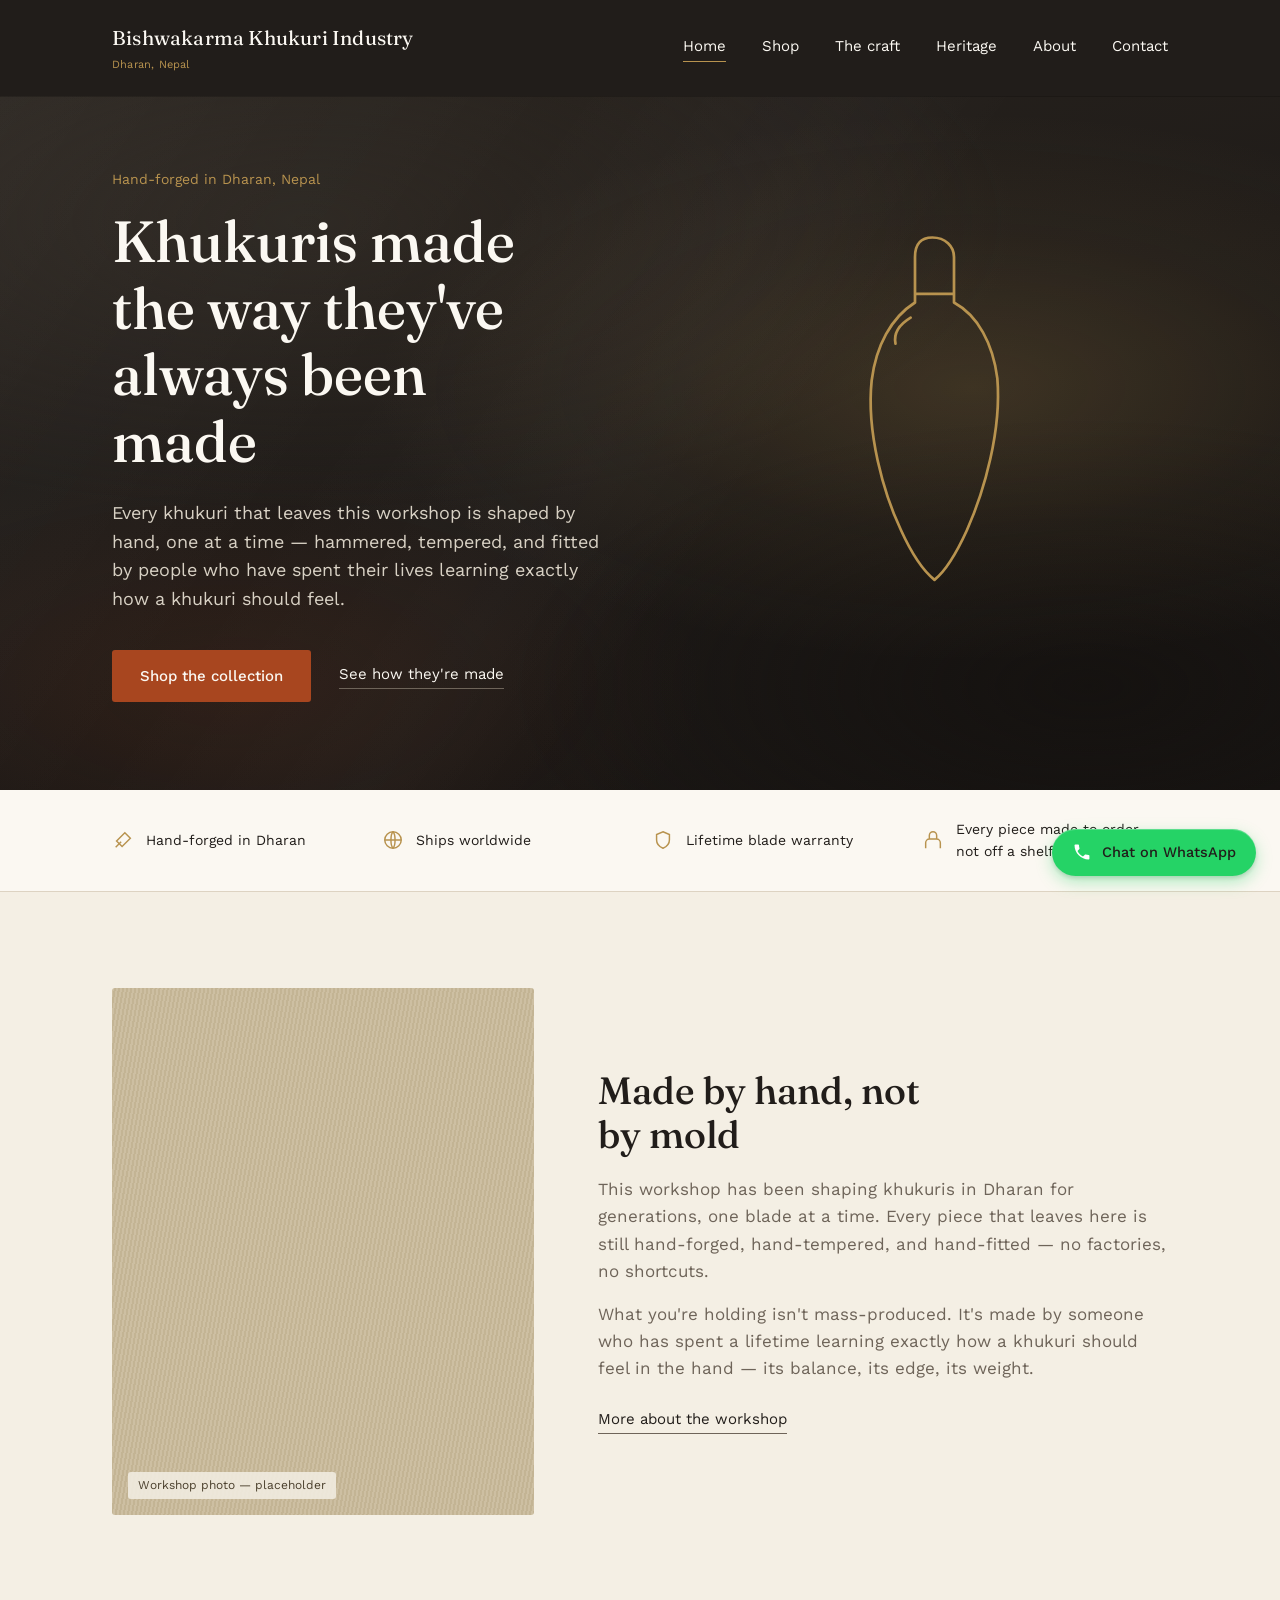
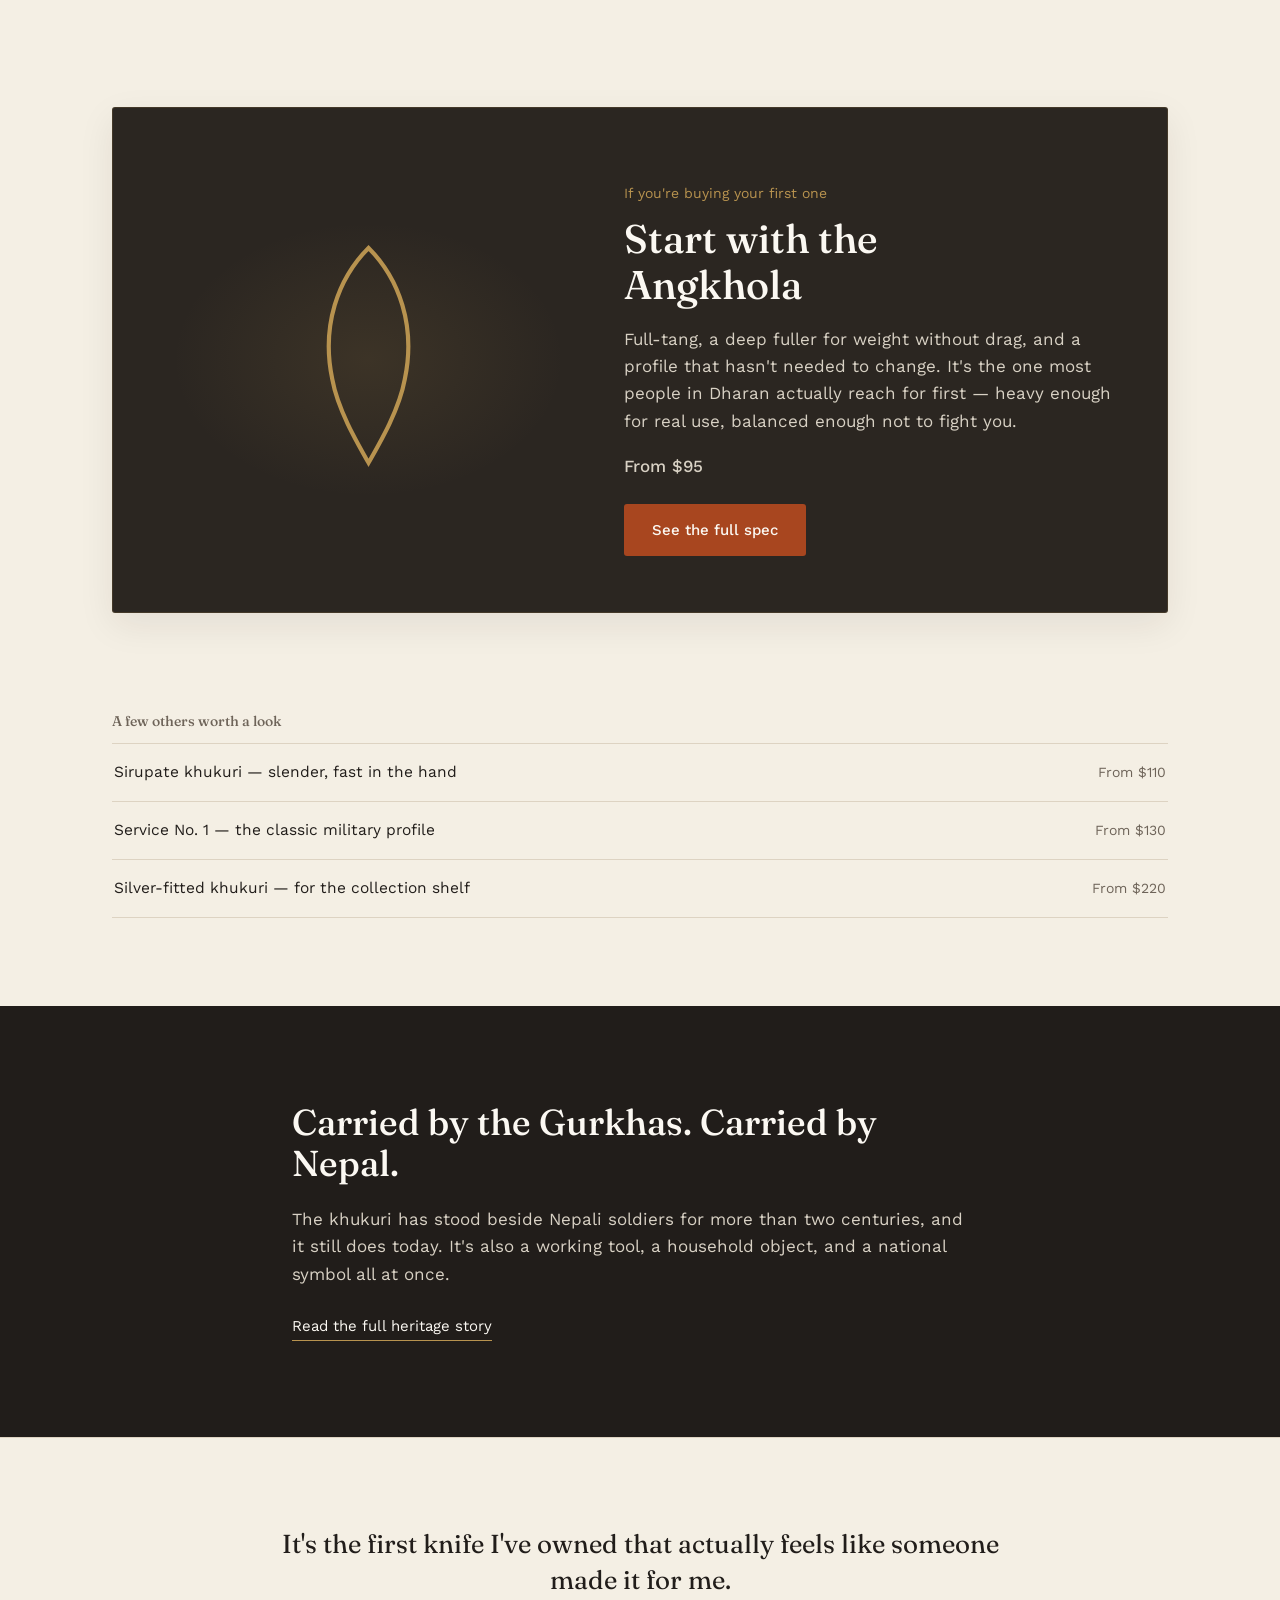
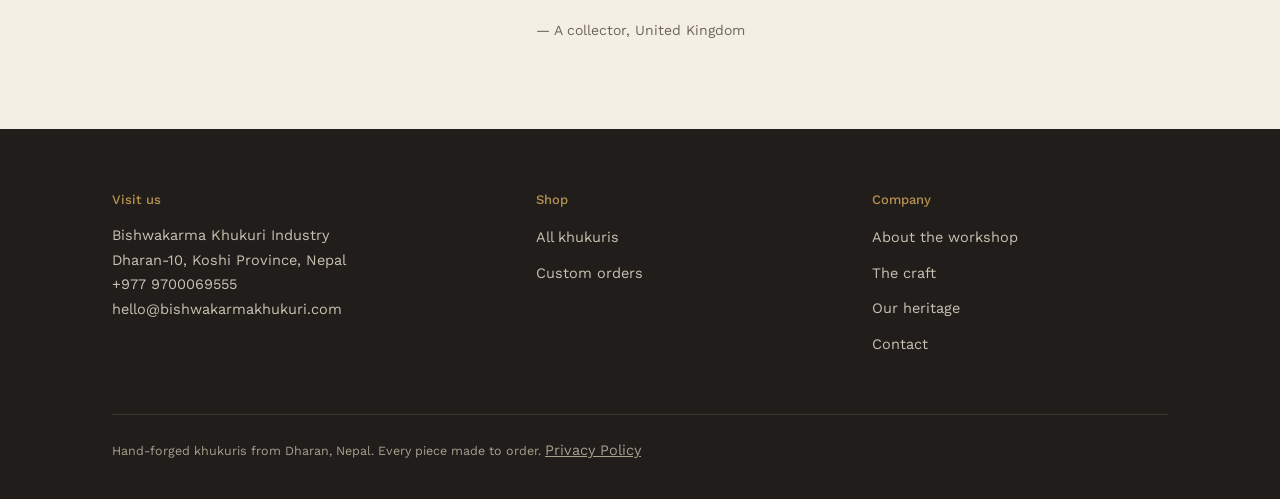
<file: index.html>
<!DOCTYPE html>
<html lang="en">
<head>
<meta charset="UTF-8">
<meta name="viewport" content="width=device-width, initial-scale=1.0">
<meta name="theme-color" content="#211d1a">
<style>html{background:#211d1a;}</style>
<meta name="description" content="Bishwakarma Khukuri Industry — hand-forged khukuris made to order in Dharan, Nepal. Traditional craft, modern finish.">
<!-- Open Graph / Social sharing -->
<meta property="og:title" content="Bishwakarma Khukuri Industry — Hand-forged khukuris from Dharan, Nepal">
<meta property="og:description" content="Hand-forged khukuris made to order in Dharan, Nepal. Traditional craft, modern finish.">
<meta property="og:image" content="/og-image.jpg"><!-- TODO: replace with real 1200×630px image -->
<meta property="og:url" content="https://bishwakarmakhukuri.com/">
<meta property="og:type" content="website">
<meta name="twitter:card" content="summary_large_image">
<meta name="twitter:title" content="Bishwakarma Khukuri Industry — Hand-forged khukuris from Dharan, Nepal">
<meta name="twitter:description" content="Hand-forged khukuris made to order in Dharan, Nepal. Traditional craft, modern finish.">
<meta name="twitter:image" content="/og-image.jpg"><!-- TODO: replace with real 1200×630px image -->
<title>Bishwakarma Khukuri Industry — Hand-forged khukuris from Dharan, Nepal</title>
<link rel="icon" type="image/svg+xml" href="favicon.svg">
<link rel="preconnect" href="https://fonts.googleapis.com">
<link rel="preconnect" href="https://fonts.gstatic.com" crossorigin>
<link rel="preload" href="https://fonts.googleapis.com/css2?family=Fraunces:opsz,wght@9..144,400;9..144,500&family=Work+Sans:wght@400;500&display=swap" as="style" onload="this.onload=null;this.rel='stylesheet'">
<noscript><link rel="stylesheet" href="https://fonts.googleapis.com/css2?family=Fraunces:opsz,wght@9..144,400;9..144,500&family=Work+Sans:wght@400;500&display=swap"></noscript>
<link rel="stylesheet" href="styles.css">
<!-- JSON-LD: LocalBusiness -->
<script type="application/ld+json">
{
  "@context": "https://schema.org",
  "@type": "LocalBusiness",
  "name": "Bishwakarma Khukuri Industry",
  "address": {
    "@type": "PostalAddress",
    "streetAddress": "Dharan-10",
    "addressRegion": "Koshi Province",
    "addressCountry": "NP"
  },
  "telephone": "+977 9700069555",
  "email": "hello@bishwakarmakhukuri.com",
  "url": "https://bishwakarmakhukuri.com/"
}
</script>
<script type="application/ld+json">
{
  "@context": "https://schema.org",
  "@type": "LocalBusiness",
  "name": "Bishwakarma Khukuri Industry",
  "address": {
    "@type": "PostalAddress",
    "streetAddress": "Dharan-10",
    "addressLocality": "Dharan",
    "addressRegion": "Koshi Province",
    "addressCountry": "NP"
  },
  "telephone": "+977-9700069555",
  "email": "hello@bishwakarmakhukuri.com",
  "url": "https://rollndop.github.io/Khukuri-website/",
  "priceRange": "$15-$220"
}
</script>
<!-- Google tag (gtag.js) -->
<script async src="https://www.googletagmanager.com/gtag/js?id=G-B36WHVDPM5"></script>
<script>
  window.dataLayer = window.dataLayer || [];
  function gtag(){dataLayer.push(arguments);}
  gtag('js', new Date());
  gtag('config', 'G-B36WHVDPM5');
</script>
</head>
<body id="top">

<a href="#main" class="skip-link">Skip to content</a>

<header class="site-header">
  <div class="wrap">
    <a class="brand" href="index.html">
      Bishwakarma Khukuri Industry
      <span>Dharan, Nepal</span>
    </a>
    <input type="checkbox" id="nav-toggle">
    <label class="nav-toggle-label" for="nav-toggle" aria-label="Toggle menu">&#9776;</label>
    <nav class="primary-nav">
      <a href="index.html" aria-current="page">Home</a>
      <a href="shop.html">Shop</a>
      <a href="craft.html">The craft</a>
      <a href="heritage.html">Heritage</a>
      <a href="about.html">About</a>
      <a href="contact.html">Contact</a>
    </nav>
  </div>
</header>

<section class="hero" id="main">
  <div class="wrap">
    <div class="hero-copy">
      <p class="eyebrow">Hand-forged in Dharan, Nepal</p>
      <h1>Khukuris made the way they've always been made</h1>
      <p class="lede">Every khukuri that leaves this workshop is shaped by hand, one at a time — hammered, tempered, and fitted by people who have spent their lives learning exactly how a khukuri should feel.</p>
      <div class="hero-actions">
        <a class="btn-primary" href="shop.html">Shop the collection</a>
        <a class="link-ghost" href="craft.html">See how they're made</a>
      </div>
    </div>
    <div class="hero-mark" aria-hidden="true">
      <svg viewBox="0 0 240 400" fill="none" xmlns="http://www.w3.org/2000/svg">
        <path d="M112 18 C124 18 132 26 132 36 L132 78
                 C154 90 168 116 172 148
                 C176 196 160 252 144 288
                 C134 310 124 326 114 334
                 C104 326 93 310 83 288
                 C67 254 51 198 56 150
                 C60 118 74 92 96 78
                 L96 36 C96 26 100 18 112 18 Z"
              stroke="#B8934F" stroke-width="2.5" stroke-linejoin="round"/>
        <path d="M92 92 C82 98 76 106 78 116" stroke="#B8934F" stroke-width="2.5" stroke-linecap="round"/>
        <line x1="96" y1="70" x2="132" y2="70" stroke="#B8934F" stroke-width="2.5"/>
      </svg>
    </div>
  </div>
</section>

<section class="trust-bar">
  <div class="wrap">
    <div class="trust-item">
      <svg viewBox="0 0 24 24" fill="none" stroke="currentColor" stroke-width="1.6"><path d="M4 20l6-6M14 4l6 6-9 9-6-6z"/></svg>
      Hand-forged in Dharan
    </div>
    <div class="trust-item">
      <svg viewBox="0 0 24 24" fill="none" stroke="currentColor" stroke-width="1.6"><circle cx="12" cy="12" r="9"/><path d="M3 12h18M12 3c3 3 3 15 0 18M12 3c-3 3-3 15 0 18"/></svg>
      Ships worldwide
    </div>
    <div class="trust-item">
      <svg viewBox="0 0 24 24" fill="none" stroke="currentColor" stroke-width="1.6"><path d="M12 3l7 3v6c0 5-3.5 7.5-7 9-3.5-1.5-7-4-7-9V6l7-3z"/></svg>
      Lifetime blade warranty
    </div>
    <div class="trust-item">
      <svg viewBox="0 0 24 24" fill="none" stroke="currentColor" stroke-width="1.6"><path d="M4 21v-6a4 4 0 014-4h8a4 4 0 014 4v6M8 11V7a4 4 0 118 0v4"/></svg>
      Every piece made to order, not off a shelf
    </div>
  </div>
</section>

<section class="story">
  <div class="wrap">
    <div class="story-art"><span class="frame-label">Workshop photo — placeholder</span></div>
    <div>
      <h2>Made by hand, not by mold</h2>
      <p>This workshop has been shaping khukuris in Dharan for generations, one blade at a time. Every piece that leaves here is still hand-forged, hand-tempered, and hand-fitted — no factories, no shortcuts.</p>
      <p>What you're holding isn't mass-produced. It's made by someone who has spent a lifetime learning exactly how a khukuri should feel in the hand — its balance, its edge, its weight.</p>
      <a class="link-ghost" href="about.html">More about the workshop</a>
    </div>
  </div>
</section>

<section class="signature">
  <div class="wrap">
    <div class="signature-grid">
      <div class="signature-art">
        <svg viewBox="0 0 100 100" fill="none" stroke="currentColor" stroke-width="1.5" xmlns="http://www.w3.org/2000/svg">
          <path d="M50 10c11 11 17 28 13 47-2 11-9 23-13 30-4-7-11-19-13-30-4-19 2-36 13-47z"/>
        </svg>
      </div>
      <div class="signature-copy">
        <p class="eyebrow">If you're buying your first one</p>
        <h2>Start with the Angkhola</h2>
        <p>Full-tang, a deep fuller for weight without drag, and a profile that hasn't needed to change. It's the one most people in Dharan actually reach for first — heavy enough for real use, balanced enough not to fight you.</p>
        <p class="signature-price">From $95</p>
        <a class="btn-primary" href="shop.html">See the full spec</a>
      </div>
    </div>
  </div>
</section>

<section class="more-collection">
  <div class="wrap">
    <h3>A few others worth a look</h3>
    <div class="quiet-list">
      <a class="quiet-item" href="shop.html">
        <span>Sirupate khukuri — slender, fast in the hand</span>
        <span class="qi-price">From $110</span>
      </a>
      <a class="quiet-item" href="shop.html">
        <span>Service No. 1 — the classic military profile</span>
        <span class="qi-price">From $130</span>
      </a>
      <a class="quiet-item" href="shop.html">
        <span>Silver-fitted khukuri — for the collection shelf</span>
        <span class="qi-price">From $220</span>
      </a>
    </div>
  </div>
</section>

<section class="dark-band">
  <div class="wrap">
    <h2>Carried by the Gurkhas. Carried by Nepal.</h2>
    <p>The khukuri has stood beside Nepali soldiers for more than two centuries, and it still does today. It's also a working tool, a household object, and a national symbol all at once.</p>
    <a class="link-ghost" href="heritage.html">Read the full heritage story</a>
  </div>
</section>

<section class="testimonial">
  <div class="wrap">
    <blockquote>
      It's the first knife I've owned that actually feels like someone made it for me.
    </blockquote>
    <cite>— A collector, United Kingdom</cite>
  </div>
</section>

<footer>
  <div class="wrap">
    <div class="footer-grid">
      <div>
        <h3>Visit us</h3>
        <address>
          Bishwakarma Khukuri Industry<br>
          Dharan-10, Koshi Province, Nepal<br>
          +977 9700069555<br>
          hello@bishwakarmakhukuri.com
        </address>
      </div>
      <div>
        <h3>Shop</h3>
        <ul>
          <li><a href="shop.html">All khukuris</a></li>
          <li><a href="contact.html">Custom orders</a></li>
        </ul>
      </div>
      <div>
        <h3>Company</h3>
        <ul>
          <li><a href="about.html">About the workshop</a></li>
          <li><a href="craft.html">The craft</a></li>
          <li><a href="heritage.html">Our heritage</a></li>
          <li><a href="contact.html">Contact</a></li>
        </ul>
      </div>
    </div>
    <p class="footer-note">Hand-forged khukuris from Dharan, Nepal. Every piece made to order. <a href="privacy-policy.html" style="color:inherit;text-decoration:underline;">Privacy Policy</a></p>
  </div>
</footer>

<a href="#top" class="back-to-top" id="back-to-top" aria-label="Back to top">
  <svg viewBox="0 0 24 24" fill="none" stroke="currentColor" stroke-width="2"><path d="M12 19V5M5 12l7-7 7 7"/></svg>
</a>

<a href="https://wa.me/9779700069555" target="_blank" rel="noopener" class="whatsapp-btn whatsapp-float" aria-label="Chat with us on WhatsApp">
  <svg viewBox="0 0 24 24" fill="none" xmlns="http://www.w3.org/2000/svg" aria-hidden="true">
    <path d="M6.6 10.8c1.4 2.8 3.8 5.2 6.6 6.6l2.2-2.2c.3-.3.7-.4 1-.2 1.1.4 2.3.6 3.5.6.6 0 1 .4 1 1V20c0 .6-.4 1-1 1C10.9 21 3 13.1 3 3.9c0-.6.4-1 1-1h3.4c.6 0 1 .4 1 1 0 1.2.2 2.4.6 3.5.1.3 0 .7-.2 1L6.6 10.8z" fill="white"/>
  </svg>
  <span>Chat on WhatsApp</span>
</a>

<script>
  var backToTop = document.getElementById('back-to-top');
  window.addEventListener('scroll', function () {
    if (window.scrollY > 500) { backToTop.classList.add('is-visible'); }
    else { backToTop.classList.remove('is-visible'); }
  }, { passive: true });
</script>
</body>
</html>
</file>
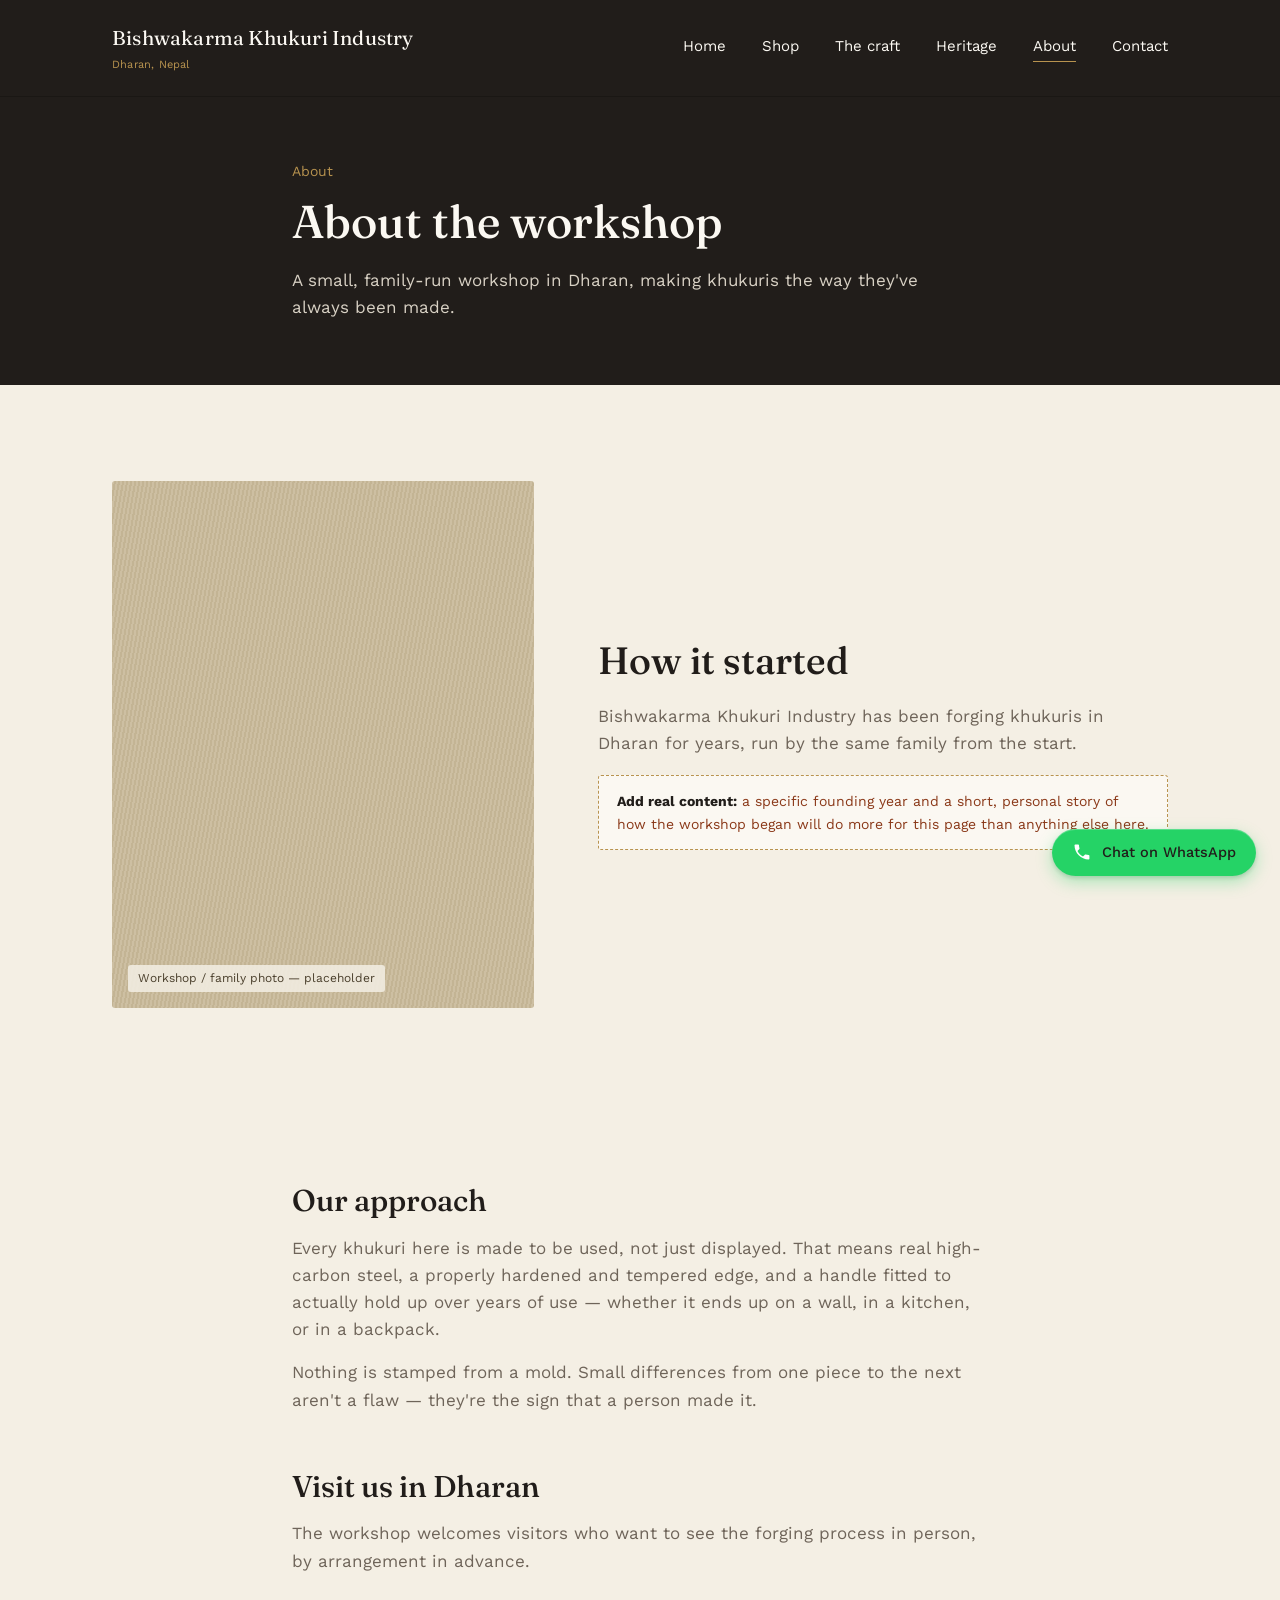
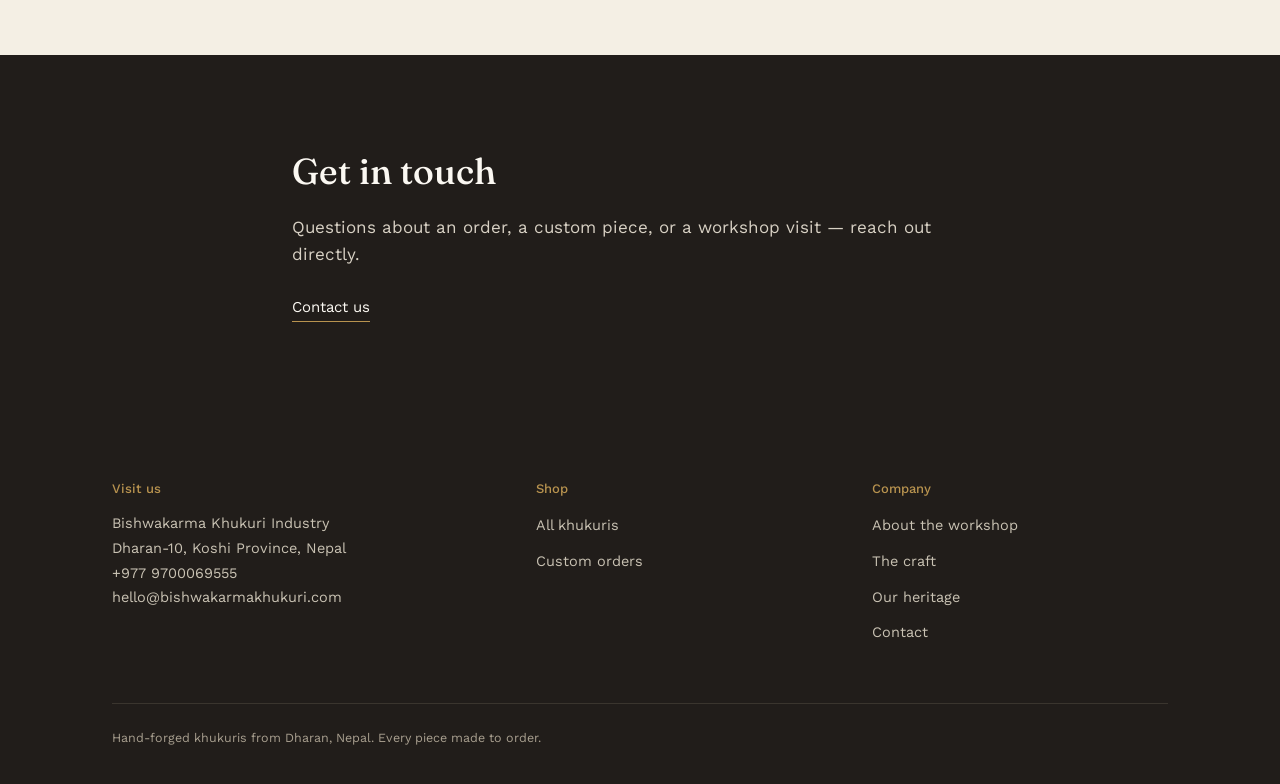
<file: about.html>
<!DOCTYPE html>
<html lang="en">
<head>
<meta charset="UTF-8">
<meta name="viewport" content="width=device-width, initial-scale=1.0">
<meta name="theme-color" content="#211d1a">
<style>html{background:#211d1a;}</style>
<meta name="description" content="About Bishwakarma Khukuri Industry — a family workshop in Dharan, Nepal, forging authentic khukuris by hand for generations.">
<!-- Open Graph / Social sharing -->
<meta property="og:title" content="About the workshop — Bishwakarma Khukuri Industry">
<meta property="og:description" content="A family workshop in Dharan, Nepal, forging authentic khukuris by hand for generations.">
<meta property="og:image" content="/og-image.jpg"><!-- TODO: replace with real 1200×630px image -->
<meta property="og:url" content="https://bishwakarmakhukuri.com/about.html">
<meta property="og:type" content="website">
<meta name="twitter:card" content="summary_large_image">
<meta name="twitter:title" content="About the workshop — Bishwakarma Khukuri Industry">
<meta name="twitter:description" content="A family workshop in Dharan, Nepal, forging authentic khukuris by hand for generations.">
<meta name="twitter:image" content="/og-image.jpg"><!-- TODO: replace with real 1200×630px image -->
<title>About the workshop — Bishwakarma Khukuri Industry</title>
<link rel="icon" type="image/svg+xml" href="favicon.svg">
<link rel="preconnect" href="https://fonts.googleapis.com">
<link rel="preconnect" href="https://fonts.gstatic.com" crossorigin>
<link rel="preload" href="https://fonts.googleapis.com/css2?family=Fraunces:opsz,wght@9..144,400;9..144,500&family=Work+Sans:wght@400;500&display=swap" as="style" onload="this.onload=null;this.rel='stylesheet'">
<noscript><link rel="stylesheet" href="https://fonts.googleapis.com/css2?family=Fraunces:opsz,wght@9..144,400;9..144,500&family=Work+Sans:wght@400;500&display=swap"></noscript>
<link rel="stylesheet" href="styles.css">
</head>
<body id="top">

<a href="#main" class="skip-link">Skip to content</a>

<header class="site-header">
  <div class="wrap">
    <a class="brand" href="index.html">
      Bishwakarma Khukuri Industry
      <span>Dharan, Nepal</span>
    </a>
    <input type="checkbox" id="nav-toggle">
    <label class="nav-toggle-label" for="nav-toggle" aria-label="Toggle menu">&#9776;</label>
    <nav class="primary-nav">
      <a href="index.html">Home</a>
      <a href="shop.html">Shop</a>
      <a href="craft.html">The craft</a>
      <a href="heritage.html">Heritage</a>
      <a href="about.html" aria-current="page">About</a>
      <a href="contact.html">Contact</a>
    </nav>
  </div>
</header>

<section class="page-hero" id="main">
  <div class="wrap">
    <p class="eyebrow">About</p>
    <h1>About the workshop</h1>
    <p class="lede">A small, family-run workshop in Dharan, making khukuris the way they've always been made.</p>
  </div>
</section>

<section class="story">
  <div class="wrap">
    <div class="story-art"><span class="frame-label">Workshop / family photo — placeholder</span></div>
    <div>
      <h2>How it started</h2>
      <p>Bishwakarma Khukuri Industry has been forging khukuris in Dharan for years, run by the same family from the start.</p>
      <div class="todo-note"><strong>Add real content:</strong> a specific founding year and a short, personal story of how the workshop began will do more for this page than anything else here.</div>
    </div>
  </div>
</section>

<section class="content">
  <div class="wrap">
    <h2>Our approach</h2>
    <p>Every khukuri here is made to be used, not just displayed. That means real high-carbon steel, a properly hardened and tempered edge, and a handle fitted to actually hold up over years of use — whether it ends up on a wall, in a kitchen, or in a backpack.</p>
    <p>Nothing is stamped from a mold. Small differences from one piece to the next aren't a flaw — they're the sign that a person made it.</p>

    <h2>Visit us in Dharan</h2>
    <p>The workshop welcomes visitors who want to see the forging process in person, by arrangement in advance.</p>
  </div>
</section>

<section class="dark-band">
  <div class="wrap">
    <h2>Get in touch</h2>
    <p>Questions about an order, a custom piece, or a workshop visit — reach out directly.</p>
    <a class="link-ghost" href="contact.html">Contact us</a>
  </div>
</section>

<footer>
  <div class="wrap">
    <div class="footer-grid">
      <div>
        <h3>Visit us</h3>
        <address>
          Bishwakarma Khukuri Industry<br>
          Dharan-10, Koshi Province, Nepal<br>
          +977 9700069555<br>
          hello@bishwakarmakhukuri.com
        </address>
      </div>
      <div>
        <h3>Shop</h3>
        <ul>
          <li><a href="shop.html">All khukuris</a></li>
          <li><a href="contact.html">Custom orders</a></li>
        </ul>
      </div>
      <div>
        <h3>Company</h3>
        <ul>
          <li><a href="about.html">About the workshop</a></li>
          <li><a href="craft.html">The craft</a></li>
          <li><a href="heritage.html">Our heritage</a></li>
          <li><a href="contact.html">Contact</a></li>
        </ul>
      </div>
    </div>
    <p class="footer-note">Hand-forged khukuris from Dharan, Nepal. Every piece made to order.</p>
  </div>
</footer>

<a href="#top" class="back-to-top" id="back-to-top" aria-label="Back to top">
  <svg viewBox="0 0 24 24" fill="none" stroke="currentColor" stroke-width="2"><path d="M12 19V5M5 12l7-7 7 7"/></svg>
</a>

<a href="https://wa.me/9779700069555" target="_blank" rel="noopener" class="whatsapp-btn whatsapp-float" aria-label="Chat with us on WhatsApp">
  <svg viewBox="0 0 24 24" fill="none" xmlns="http://www.w3.org/2000/svg" aria-hidden="true">
    <path d="M6.6 10.8c1.4 2.8 3.8 5.2 6.6 6.6l2.2-2.2c.3-.3.7-.4 1-.2 1.1.4 2.3.6 3.5.6.6 0 1 .4 1 1V20c0 .6-.4 1-1 1C10.9 21 3 13.1 3 3.9c0-.6.4-1 1-1h3.4c.6 0 1 .4 1 1 0 1.2.2 2.4.6 3.5.1.3 0 .7-.2 1L6.6 10.8z" fill="white"/>
  </svg>
  <span>Chat on WhatsApp</span>
</a>

<script>
  var backToTop = document.getElementById('back-to-top');
  window.addEventListener('scroll', function () {
    if (window.scrollY > 500) { backToTop.classList.add('is-visible'); }
    else { backToTop.classList.remove('is-visible'); }
  }, { passive: true });
</script>
</body>
</html>
</file>
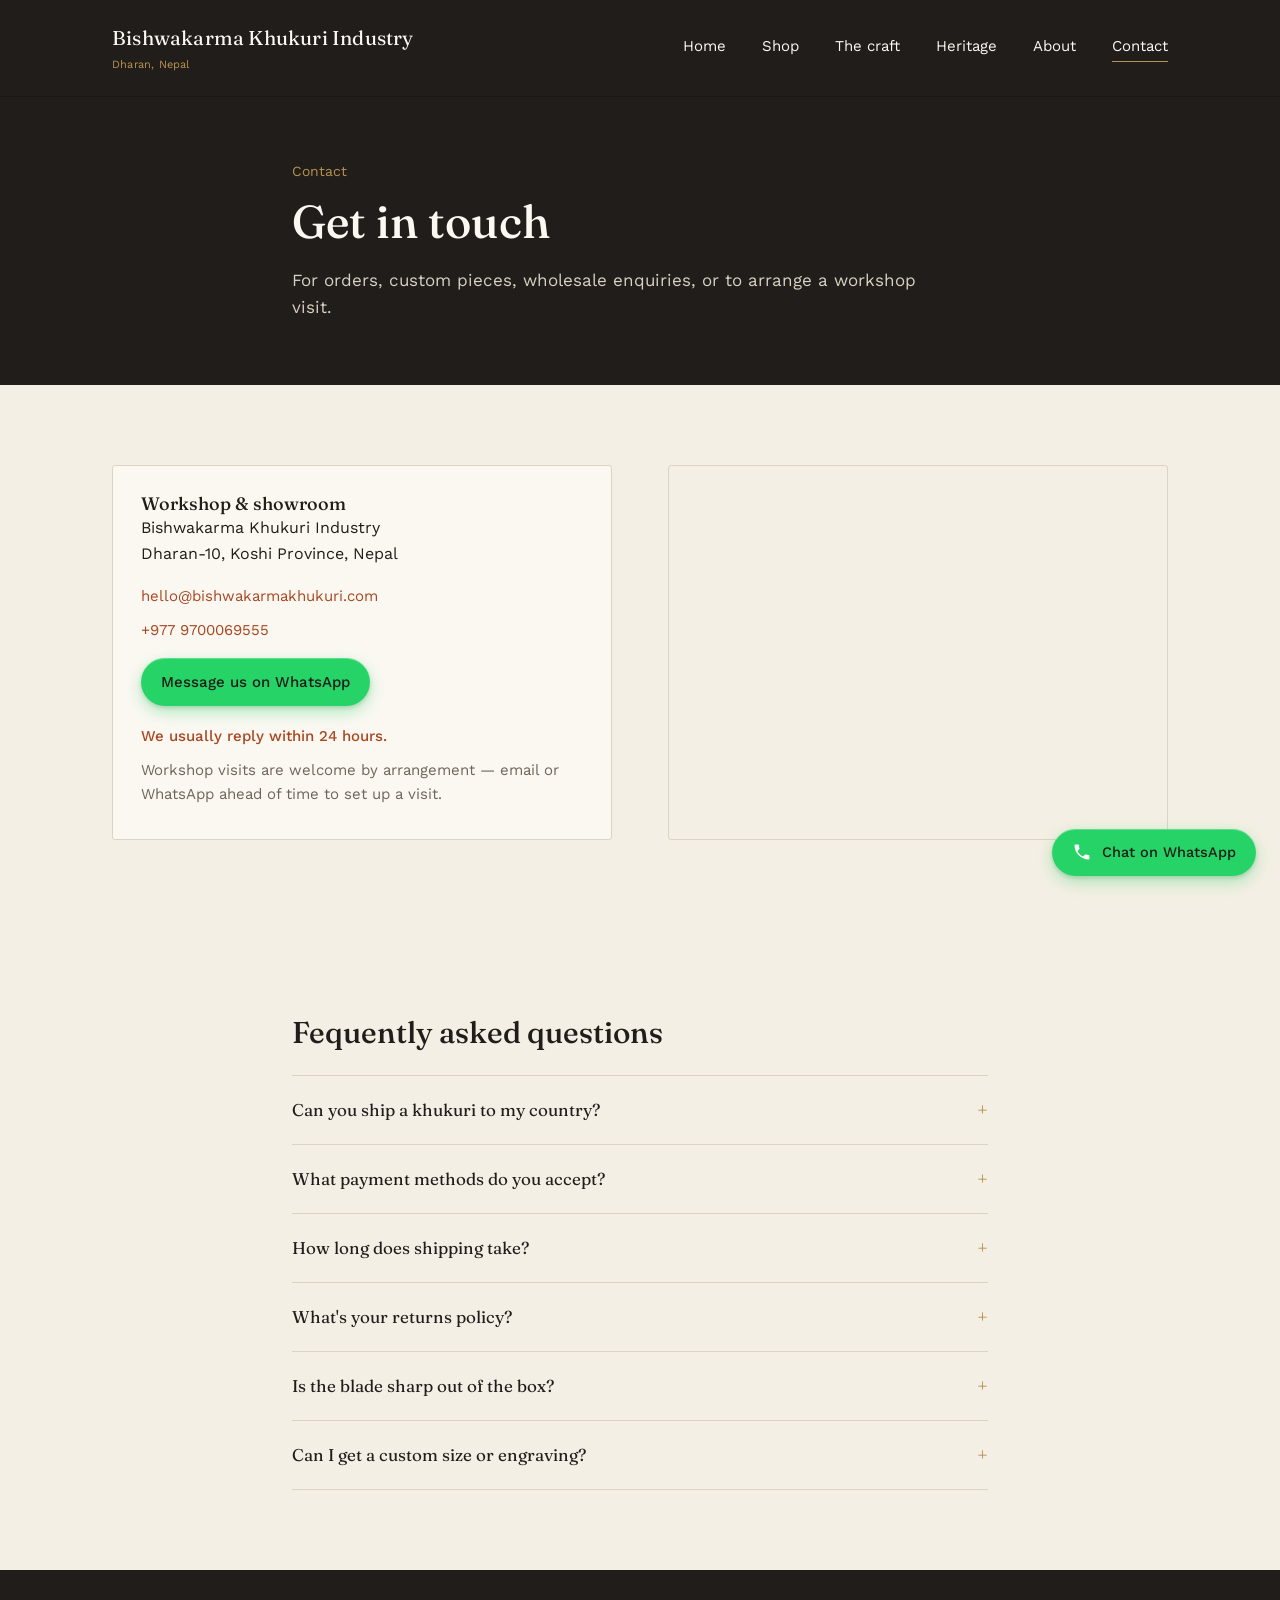
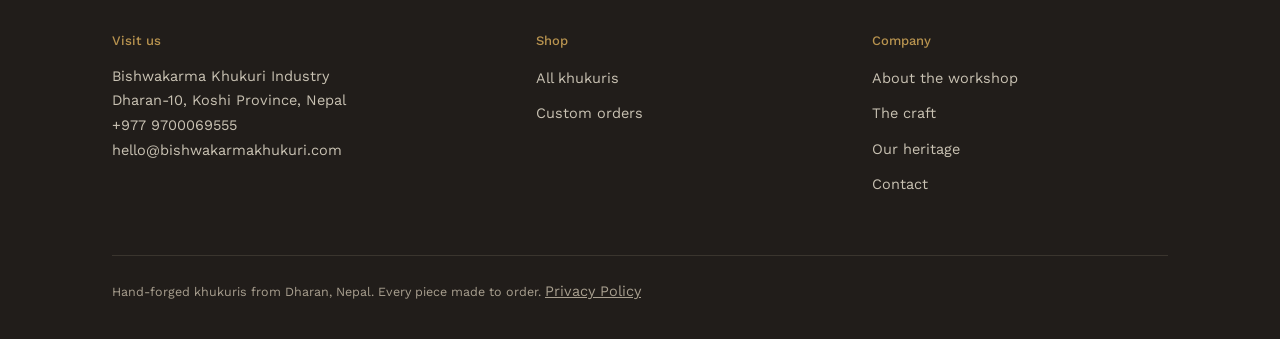
<file: contact.html>
<!DOCTYPE html>
<html lang="en">
<head>
<meta charset="UTF-8">
<meta name="viewport" content="width=device-width, initial-scale=1.0">
<meta name="theme-color" content="#211d1a">
<style>html{background:#211d1a;}</style>
<meta name="description" content="Contact Bishwakarma Khukuri Industry in Dharan, Nepal. Order custom khukuris, arrange a workshop visit, or send us a message on WhatsApp.">
<!-- Open Graph / Social sharing -->
<meta property="og:title" content="Contact — Bishwakarma Khukuri Industry">
<meta property="og:description" content="Order custom khukuris, arrange a workshop visit, or send us a message on WhatsApp.">
<meta property="og:image" content="/og-image.jpg"><!-- TODO: replace with real 1200×630px image -->
<meta property="og:url" content="https://bishwakarmakhukuri.com/contact.html">
<meta property="og:type" content="website">
<meta name="twitter:card" content="summary_large_image">
<meta name="twitter:title" content="Contact — Bishwakarma Khukuri Industry">
<meta name="twitter:description" content="Order custom khukuris, arrange a workshop visit, or send us a message on WhatsApp.">
<meta name="twitter:image" content="/og-image.jpg"><!-- TODO: replace with real 1200×630px image -->
<title>Contact — Bishwakarma Khukuri Industry</title>
<link rel="icon" type="image/svg+xml" href="favicon.svg">
<link rel="preconnect" href="https://fonts.googleapis.com">
<link rel="preconnect" href="https://fonts.gstatic.com" crossorigin>
<link rel="preload" href="https://fonts.googleapis.com/css2?family=Fraunces:opsz,wght@9..144,400;9..144,500&family=Work+Sans:wght@400;500&display=swap" as="style" onload="this.onload=null;this.rel='stylesheet'">
<noscript><link rel="stylesheet" href="https://fonts.googleapis.com/css2?family=Fraunces:opsz,wght@9..144,400;9..144,500&family=Work+Sans:wght@400;500&display=swap"></noscript>
<link rel="stylesheet" href="styles.css">
<!-- JSON-LD: LocalBusiness -->
<script type="application/ld+json">
{
  "@context": "https://schema.org",
  "@type": "LocalBusiness",
  "name": "Bishwakarma Khukuri Industry",
  "address": {
    "@type": "PostalAddress",
    "streetAddress": "Dharan-10",
    "addressRegion": "Koshi Province",
    "addressCountry": "NP"
  },
  "telephone": "+977 9700069555",
  "email": "hello@bishwakarmakhukuri.com",
  "url": "https://bishwakarmakhukuri.com/"
}
</script>
<script type="application/ld+json">
{
  "@context": "https://schema.org",
  "@type": "LocalBusiness",
  "name": "Bishwakarma Khukuri Industry",
  "address": {
    "@type": "PostalAddress",
    "streetAddress": "Dharan-10",
    "addressLocality": "Dharan",
    "addressRegion": "Koshi Province",
    "addressCountry": "NP"
  },
  "telephone": "+977-9700069555",
  "email": "hello@bishwakarmakhukuri.com",
  "url": "https://rollndop.github.io/Khukuri-website/",
  "priceRange": "$15-$220"
}
</script>
<!-- Google tag (gtag.js) -->
<script async src="https://www.googletagmanager.com/gtag/js?id=G-B36WHVDPM5"></script>
<script>
  window.dataLayer = window.dataLayer || [];
  function gtag(){dataLayer.push(arguments);}
  gtag('js', new Date());
  gtag('config', 'G-B36WHVDPM5');
</script>
</head>
<body id="top">

<a href="#main" class="skip-link">Skip to content</a>

<header class="site-header">
  <div class="wrap">
    <a class="brand" href="index.html">
      Bishwakarma Khukuri Industry
      <span>Dharan, Nepal</span>
    </a>
    <input type="checkbox" id="nav-toggle">
    <label class="nav-toggle-label" for="nav-toggle" aria-label="Toggle menu">&#9776;</label>
    <nav class="primary-nav">
      <a href="index.html">Home</a>
      <a href="shop.html">Shop</a>
      <a href="craft.html">The craft</a>
      <a href="heritage.html">Heritage</a>
      <a href="about.html">About</a>
      <a href="contact.html" aria-current="page">Contact</a>
    </nav>
  </div>
</header>

<section class="page-hero" id="main">
  <div class="wrap">
    <p class="eyebrow">Contact</p>
    <h1>Get in touch</h1>
    <p class="lede">For orders, custom pieces, wholesale enquiries, or to arrange a workshop visit.</p>
  </div>
</section>

<section>
  <div class="wrap contact-grid">
    <div class="contact-card">
      <h2>Workshop &amp; showroom</h2>
      <address>
        Bishwakarma Khukuri Industry<br>
        Dharan-10, Koshi Province, Nepal
      </address>
      <div class="contact-links">
        <a href="mailto:hello@bishwakarmakhukuri.com">hello@bishwakarmakhukuri.com</a>
        <a href="tel:+9779700069555">+977 9700069555</a>
        <a href="https://wa.me/9779700069555" target="_blank" rel="noopener" class="whatsapp-btn" style="margin-top:6px;">Message us on WhatsApp</a>
      </div>
            <p style="margin-top:18px;color:var(--rust);font-weight:500;">We usually reply within 24 hours.</p>
      <p style="margin-top:10px;">Workshop visits are welcome by arrangement — email or WhatsApp ahead of time to set up a visit.</p>
    </div>
    <div class="map-embed">
      <iframe
        src="https://www.google.com/maps/embed?pb=!1m18!1m12!1m3!1d1915.2839899025598!2d87.2771360190988!3d26.81020459944207!2m3!1f0!2f0!3f0!3m2!1i1024!2i768!4f13.1!3m3!1m2!1s0x39ef417d925ba3bd%3A0xfda4e6b582a07408!2sBishwakarma%20khukuri%20Industry!5e0!3m2!1sen!2snp!4v1789366789447!5m2!1sen!2snp"
        allowfullscreen=""
        loading="lazy"
        referrerpolicy="no-referrer-when-downgrade"
        title="Bishwakarma Khukuri Industry location">
      </iframe>
    </div>
  </div>
</section>
<section class="content">
  <div class="wrap">
    <h2>Fequently asked questions</h2>
    <div class="faq-list">
      <details class="faq-item">
        <summary>Can you ship a khukuri to my country?</summary>
        <p>In most cases, yes — but knife import laws vary a lot by country. Places like the UK, Australia, parts of the EU, and Canada have restrictions on importing fixed-blade knives, so it's worth checking your local regulations before ordering.</p>
      </details>
      <details class="faq-item">
        <summary>What payment methods do you accept?</summary>
        <div class="todo-note"><strong>Add real content:</strong> list the exact payment methods you accept (e.g. PayPal, bank transfer, card).</div>
      </details>
      <details class="faq-item">
        <summary>How long does shipping take?</summary>
        <div class="todo-note"><strong>Add real content:</strong> typical shipping windows by region.</div>
      </details>
      <details class="faq-item">
        <summary>What's your returns policy?</summary>
        <div class="todo-note"><strong>Add real content:</strong> knives often have different return rules than other goods — spell out the actual policy here.</div>
      </details>
      <details class="faq-item">
        <summary>Is the blade sharp out of the box?</summary>
        <div class="todo-note"><strong>Add real content:</strong> confirm the actual finish khukuris ship with.</div>
      </details>
      <details class="faq-item">
        <summary>Can I get a custom size or engraving?</summary>
        <p>Yes — custom sizing, handle materials, and engraving are available on request. Get in touch with what you have in mind and we'll quote a lead time.</p>
      </details>
    </div>
  </div>
</section>
<footer>
  <div class="wrap">
    <div class="footer-grid">
      <div>
        <h3>Visit us</h3>
        <address>
          Bishwakarma Khukuri Industry<br>
          Dharan-10, Koshi Province, Nepal<br>
          +977 9700069555<br>
          hello@bishwakarmakhukuri.com
        </address>
      </div>
      <div>
        <h3>Shop</h3>
        <ul>
          <li><a href="shop.html">All khukuris</a></li>
          <li><a href="contact.html">Custom orders</a></li>
        </ul>
      </div>
      <div>
        <h3>Company</h3>
        <ul>
          <li><a href="about.html">About the workshop</a></li>
          <li><a href="craft.html">The craft</a></li>
          <li><a href="heritage.html">Our heritage</a></li>
          <li><a href="contact.html">Contact</a></li>
        </ul>
      </div>
    </div>
    <p class="footer-note">Hand-forged khukuris from Dharan, Nepal. Every piece made to order. <a href="privacy-policy.html" style="color:inherit;text-decoration:underline;">Privacy Policy</a></p>
  </div>
</footer>

<a href="#top" class="back-to-top" id="back-to-top" aria-label="Back to top">
  <svg viewBox="0 0 24 24" fill="none" stroke="currentColor" stroke-width="2"><path d="M12 19V5M5 12l7-7 7 7"/></svg>
</a>

<a href="https://wa.me/9779700069555" target="_blank" rel="noopener" class="whatsapp-btn whatsapp-float" aria-label="Chat with us on WhatsApp">
  <svg viewBox="0 0 24 24" fill="none" xmlns="http://www.w3.org/2000/svg" aria-hidden="true">
    <path d="M6.6 10.8c1.4 2.8 3.8 5.2 6.6 6.6l2.2-2.2c.3-.3.7-.4 1-.2 1.1.4 2.3.6 3.5.6.6 0 1 .4 1 1V20c0 .6-.4 1-1 1C10.9 21 3 13.1 3 3.9c0-.6.4-1 1-1h3.4c.6 0 1 .4 1 1 0 1.2.2 2.4.6 3.5.1.3 0 .7-.2 1L6.6 10.8z" fill="white"/>
  </svg>
  <span>Chat on WhatsApp</span>
</a>

<script>
  var backToTop = document.getElementById('back-to-top');
  window.addEventListener('scroll', function () {
    if (window.scrollY > 500) { backToTop.classList.add('is-visible'); }
    else { backToTop.classList.remove('is-visible'); }
  }, { passive: true });
</script>
</body>
</html>
</file>
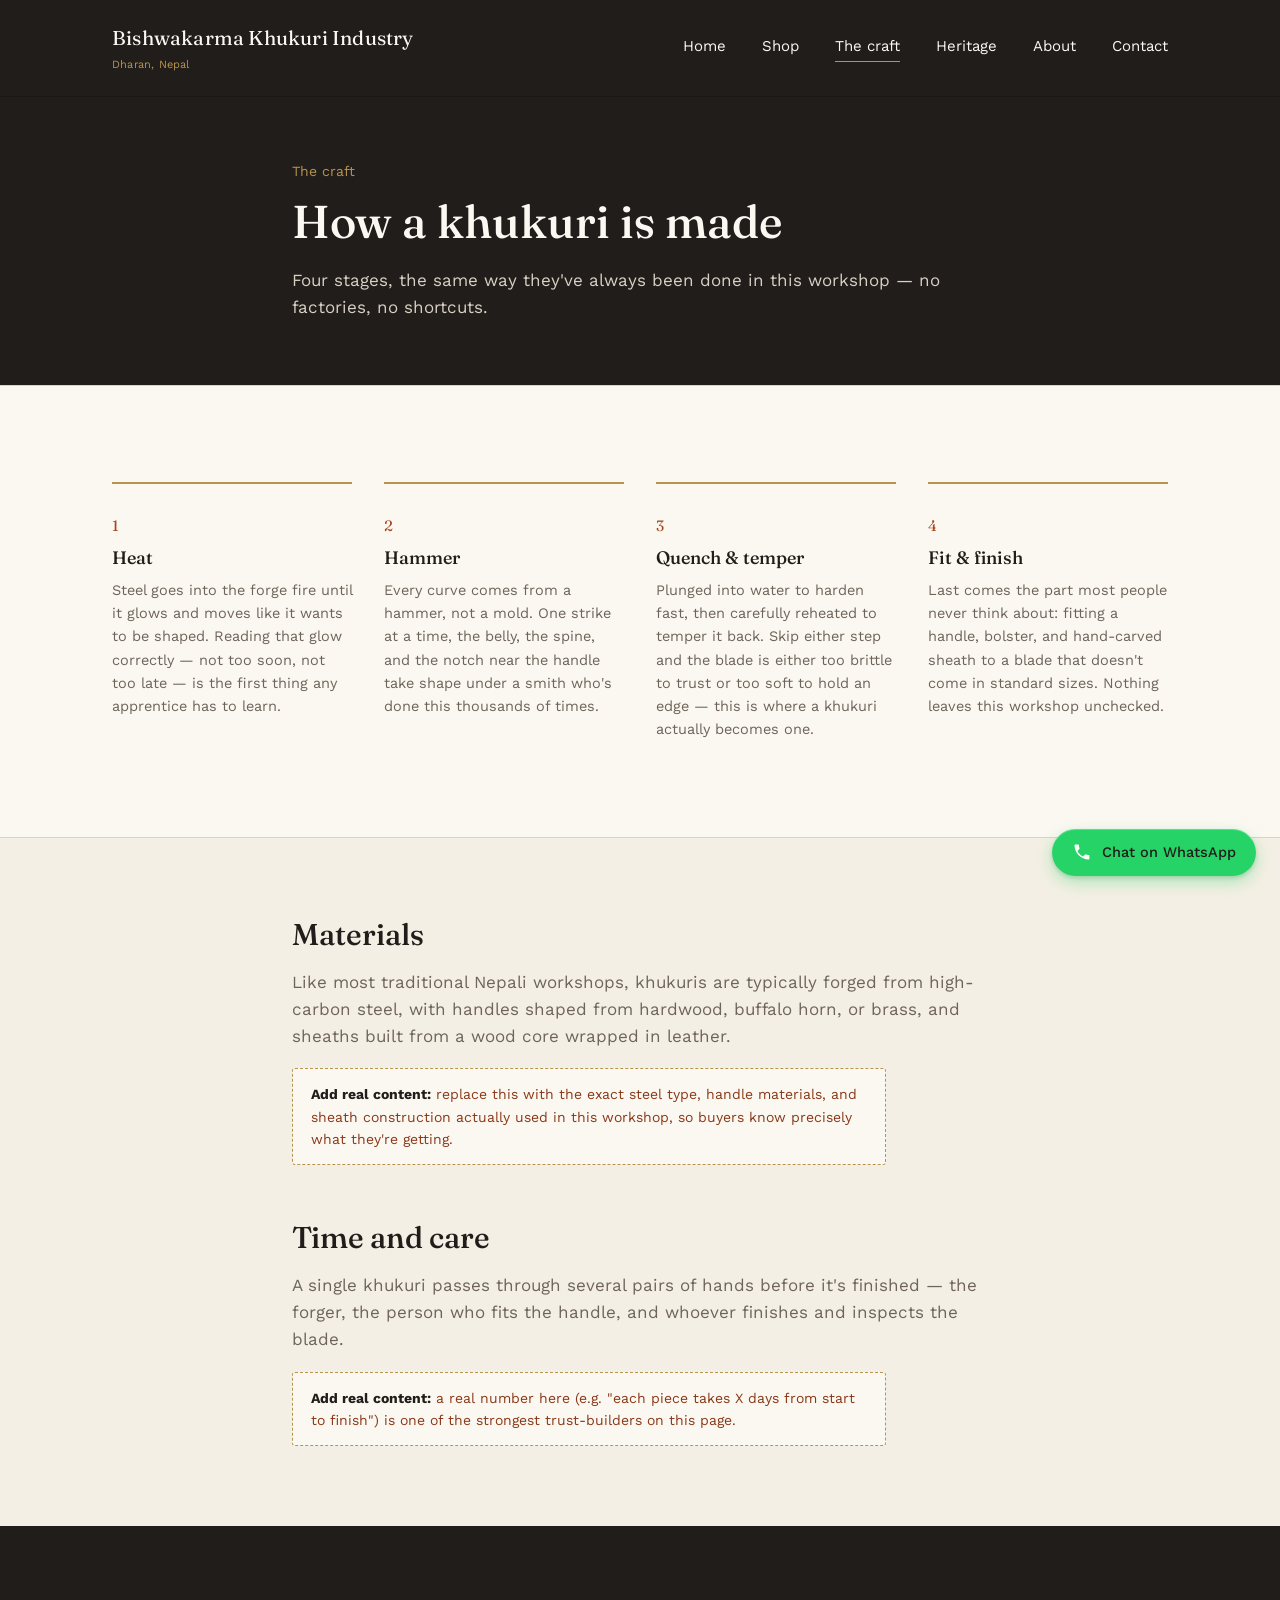
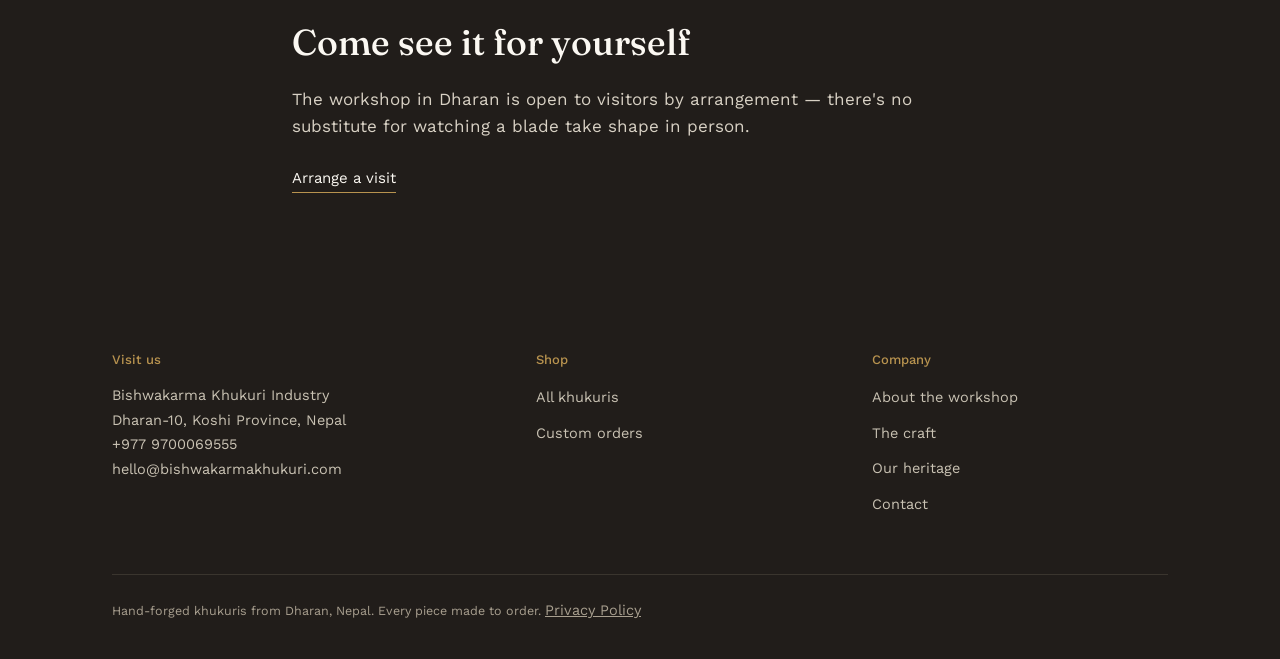
<file: craft.html>
<!DOCTYPE html>
<html lang="en">
<head>
<meta charset="UTF-8">
<meta name="viewport" content="width=device-width, initial-scale=1.0">
<meta name="theme-color" content="#211d1a">
<style>html{background:#211d1a;}</style>
<meta name="description" content="Discover how each khukuri is hand-forged at Bishwakarma Khukuri Industry — from raw steel and buffalo horn to a finished blade, step by step.">
<!-- Open Graph / Social sharing -->
<meta property="og:title" content="The craft — Bishwakarma Khukuri Industry">
<meta property="og:description" content="How each khukuri is hand-forged at our workshop in Dharan — from raw steel and buffalo horn to a finished blade.">
<meta property="og:image" content="/og-image.jpg"><!-- TODO: replace with real 1200×630px image -->
<meta property="og:url" content="https://bishwakarmakhukuri.com/craft.html">
<meta property="og:type" content="website">
<meta name="twitter:card" content="summary_large_image">
<meta name="twitter:title" content="The craft — Bishwakarma Khukuri Industry">
<meta name="twitter:description" content="How each khukuri is hand-forged at our workshop in Dharan — from raw steel and buffalo horn to a finished blade.">
<meta name="twitter:image" content="/og-image.jpg"><!-- TODO: replace with real 1200×630px image -->
<title>The craft — Bishwakarma Khukuri Industry</title>
<link rel="icon" type="image/svg+xml" href="favicon.svg">
<link rel="preconnect" href="https://fonts.googleapis.com">
<link rel="preconnect" href="https://fonts.gstatic.com" crossorigin>
<link rel="preload" href="https://fonts.googleapis.com/css2?family=Fraunces:opsz,wght@9..144,400;9..144,500&family=Work+Sans:wght@400;500&display=swap" as="style" onload="this.onload=null;this.rel='stylesheet'">
<noscript><link rel="stylesheet" href="https://fonts.googleapis.com/css2?family=Fraunces:opsz,wght@9..144,400;9..144,500&family=Work+Sans:wght@400;500&display=swap"></noscript>
<link rel="stylesheet" href="styles.css">
<!-- Google tag (gtag.js) -->
<script async src="https://www.googletagmanager.com/gtag/js?id=G-B36WHVDPM5"></script>
<script>
  window.dataLayer = window.dataLayer || [];
  function gtag(){dataLayer.push(arguments);}
  gtag('js', new Date());
  gtag('config', 'G-B36WHVDPM5');
</script>
</head>
<body id="top">

<a href="#main" class="skip-link">Skip to content</a>

<header class="site-header">
  <div class="wrap">
    <a class="brand" href="index.html">
      Bishwakarma Khukuri Industry
      <span>Dharan, Nepal</span>
    </a>
    <input type="checkbox" id="nav-toggle">
    <label class="nav-toggle-label" for="nav-toggle" aria-label="Toggle menu">&#9776;</label>
    <nav class="primary-nav">
      <a href="index.html">Home</a>
      <a href="shop.html">Shop</a>
      <a href="craft.html" aria-current="page">The craft</a>
      <a href="heritage.html">Heritage</a>
      <a href="about.html">About</a>
      <a href="contact.html">Contact</a>
    </nav>
  </div>
</header>

<section class="page-hero" id="main">
  <div class="wrap">
    <p class="eyebrow">The craft</p>
    <h1>How a khukuri is made</h1>
    <p class="lede">Four stages, the same way they've always been done in this workshop — no factories, no shortcuts.</p>
  </div>
</section>

<section class="craft-steps">
  <div class="wrap">
    <div class="step-grid">
      <div class="step">
        <p class="num">1</p>
        <h2>Heat</h2>
        <p>Steel goes into the forge fire until it glows and moves like it wants to be shaped. Reading that glow correctly — not too soon, not too late — is the first thing any apprentice has to learn.</p>
      </div>
      <div class="step">
        <p class="num">2</p>
        <h2>Hammer</h2>
        <p>Every curve comes from a hammer, not a mold. One strike at a time, the belly, the spine, and the notch near the handle take shape under a smith who's done this thousands of times.</p>
      </div>
      <div class="step">
        <p class="num">3</p>
        <h2>Quench &amp; temper</h2>
        <p>Plunged into water to harden fast, then carefully reheated to temper it back. Skip either step and the blade is either too brittle to trust or too soft to hold an edge — this is where a khukuri actually becomes one.</p>
      </div>
      <div class="step">
        <p class="num">4</p>
        <h2>Fit &amp; finish</h2>
        <p>Last comes the part most people never think about: fitting a handle, bolster, and hand-carved sheath to a blade that doesn't come in standard sizes. Nothing leaves this workshop unchecked.</p>
      </div>
    </div>
  </div>
</section>

<section class="content">
  <div class="wrap">
    <h2>Materials</h2>
    <p>Like most traditional Nepali workshops, khukuris are typically forged from high-carbon steel, with handles shaped from hardwood, buffalo horn, or brass, and sheaths built from a wood core wrapped in leather.</p>
    <div class="todo-note"><strong>Add real content:</strong> replace this with the exact steel type, handle materials, and sheath construction actually used in this workshop, so buyers know precisely what they're getting.</div>

    <h2>Time and care</h2>
    <p>A single khukuri passes through several pairs of hands before it's finished — the forger, the person who fits the handle, and whoever finishes and inspects the blade.</p>
    <div class="todo-note"><strong>Add real content:</strong> a real number here (e.g. "each piece takes X days from start to finish") is one of the strongest trust-builders on this page.</div>
  </div>
</section>

<section class="dark-band">
  <div class="wrap">
    <h2>Come see it for yourself</h2>
    <p>The workshop in Dharan is open to visitors by arrangement — there's no substitute for watching a blade take shape in person.</p>
    <a class="link-ghost" href="contact.html">Arrange a visit</a>
  </div>
</section>

<footer>
  <div class="wrap">
    <div class="footer-grid">
      <div>
        <h3>Visit us</h3>
        <address>
          Bishwakarma Khukuri Industry<br>
          Dharan-10, Koshi Province, Nepal<br>
          +977 9700069555<br>
          hello@bishwakarmakhukuri.com
        </address>
      </div>
      <div>
        <h3>Shop</h3>
        <ul>
          <li><a href="shop.html">All khukuris</a></li>
          <li><a href="contact.html">Custom orders</a></li>
        </ul>
      </div>
      <div>
        <h3>Company</h3>
        <ul>
          <li><a href="about.html">About the workshop</a></li>
          <li><a href="craft.html">The craft</a></li>
          <li><a href="heritage.html">Our heritage</a></li>
          <li><a href="contact.html">Contact</a></li>
        </ul>
      </div>
    </div>
    <p class="footer-note">Hand-forged khukuris from Dharan, Nepal. Every piece made to order. <a href="privacy-policy.html" style="color:inherit;text-decoration:underline;">Privacy Policy</a></p>
  </div>
</footer>

<a href="#top" class="back-to-top" id="back-to-top" aria-label="Back to top">
  <svg viewBox="0 0 24 24" fill="none" stroke="currentColor" stroke-width="2"><path d="M12 19V5M5 12l7-7 7 7"/></svg>
</a>

<a href="https://wa.me/9779700069555" target="_blank" rel="noopener" class="whatsapp-btn whatsapp-float" aria-label="Chat with us on WhatsApp">
  <svg viewBox="0 0 24 24" fill="none" xmlns="http://www.w3.org/2000/svg" aria-hidden="true">
    <path d="M6.6 10.8c1.4 2.8 3.8 5.2 6.6 6.6l2.2-2.2c.3-.3.7-.4 1-.2 1.1.4 2.3.6 3.5.6.6 0 1 .4 1 1V20c0 .6-.4 1-1 1C10.9 21 3 13.1 3 3.9c0-.6.4-1 1-1h3.4c.6 0 1 .4 1 1 0 1.2.2 2.4.6 3.5.1.3 0 .7-.2 1L6.6 10.8z" fill="white"/>
  </svg>
  <span>Chat on WhatsApp</span>
</a>

<script>
  var backToTop = document.getElementById('back-to-top');
  window.addEventListener('scroll', function () {
    if (window.scrollY > 500) { backToTop.classList.add('is-visible'); }
    else { backToTop.classList.remove('is-visible'); }
  }, { passive: true });
</script>
</body>
</html>
</file>
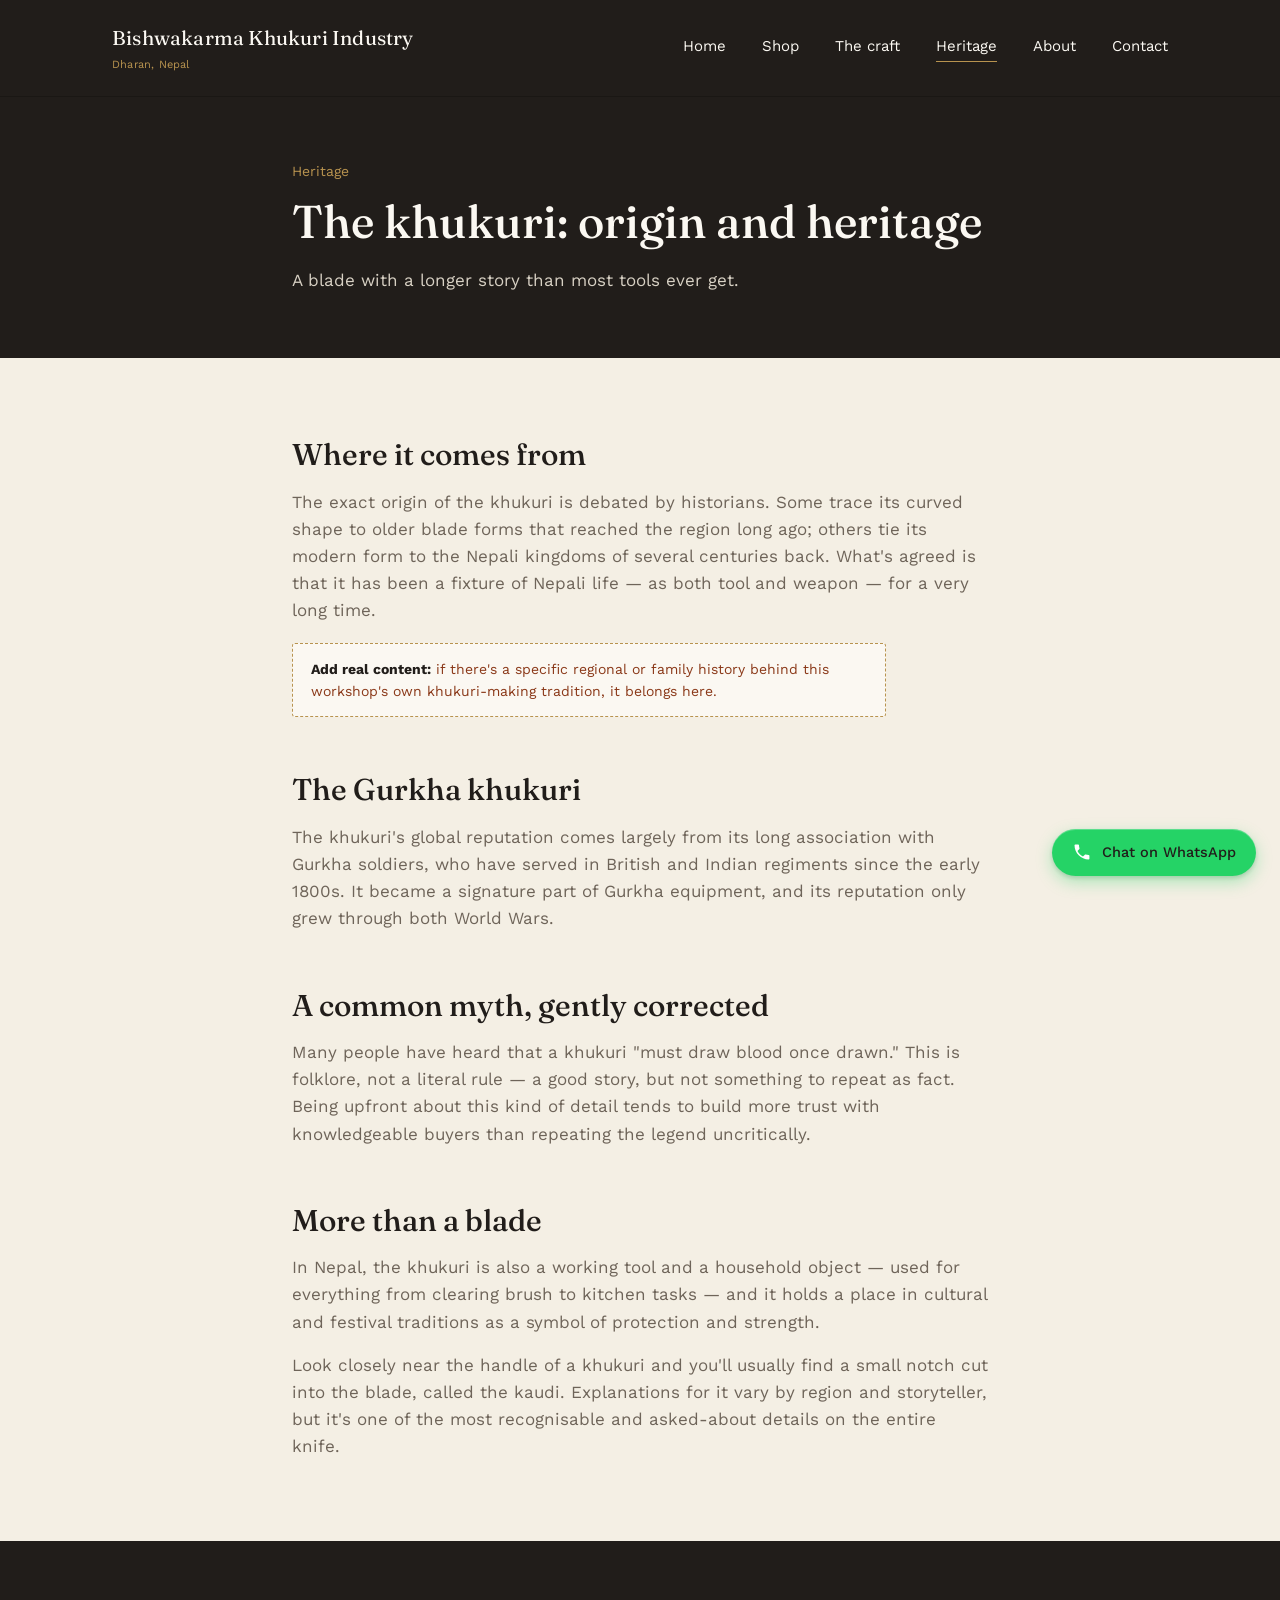
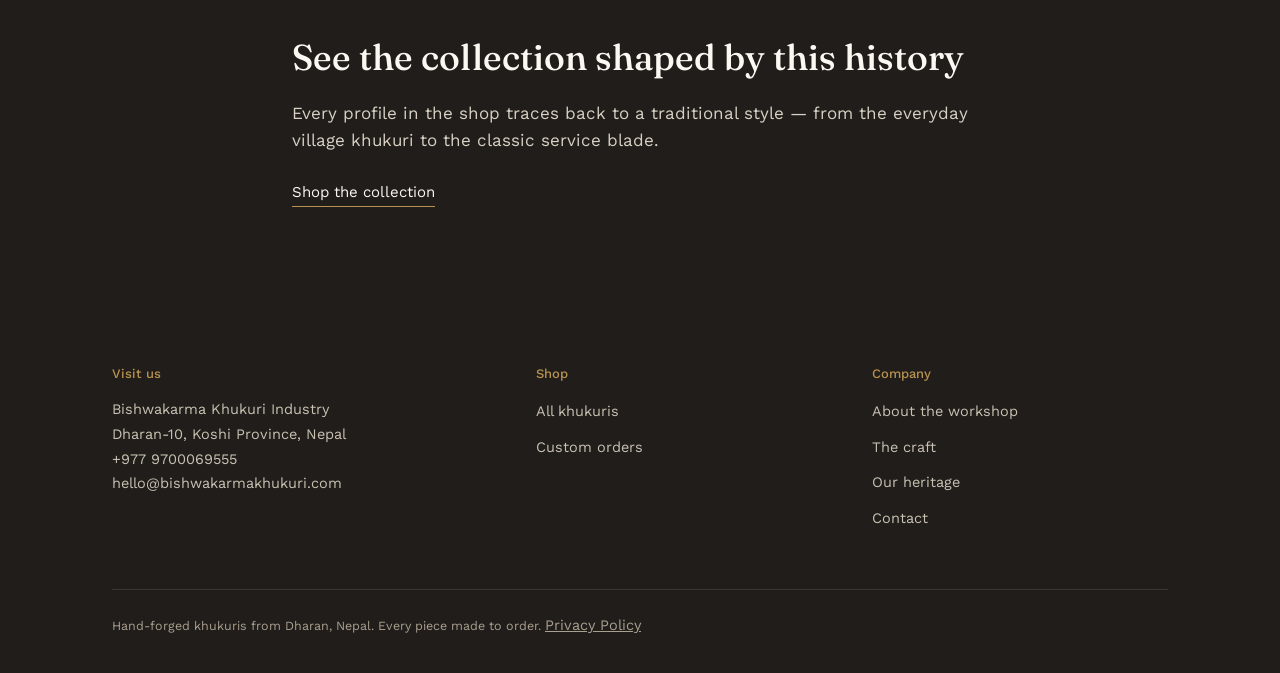
<file: heritage.html>
<!DOCTYPE html>
<html lang="en">
<head>
<meta charset="UTF-8">
<meta name="viewport" content="width=device-width, initial-scale=1.0">
<meta name="theme-color" content="#211d1a">
<style>html{background:#211d1a;}</style>
<meta name="description" content="The heritage of the khukuri — Nepal's national knife, carried by Gurkha soldiers for over two centuries and still forged by hand today.">
<!-- Open Graph / Social sharing -->
<meta property="og:title" content="Heritage — Bishwakarma Khukuri Industry">
<meta property="og:description" content="The heritage of the khukuri — Nepal's national knife, carried by Gurkha soldiers for over two centuries and still forged by hand today.">
<meta property="og:image" content="/og-image.jpg"><!-- TODO: replace with real 1200×630px image -->
<meta property="og:url" content="https://bishwakarmakhukuri.com/heritage.html">
<meta property="og:type" content="website">
<meta name="twitter:card" content="summary_large_image">
<meta name="twitter:title" content="Heritage — Bishwakarma Khukuri Industry">
<meta name="twitter:description" content="The heritage of the khukuri — Nepal's national knife, carried by Gurkha soldiers for over two centuries and still forged by hand today.">
<meta name="twitter:image" content="/og-image.jpg"><!-- TODO: replace with real 1200×630px image -->
<title>Heritage — Bishwakarma Khukuri Industry</title>
<link rel="icon" type="image/svg+xml" href="favicon.svg">
<link rel="preconnect" href="https://fonts.googleapis.com">
<link rel="preconnect" href="https://fonts.gstatic.com" crossorigin>
<link rel="preload" href="https://fonts.googleapis.com/css2?family=Fraunces:opsz,wght@9..144,400;9..144,500&family=Work+Sans:wght@400;500&display=swap" as="style" onload="this.onload=null;this.rel='stylesheet'">
<noscript><link rel="stylesheet" href="https://fonts.googleapis.com/css2?family=Fraunces:opsz,wght@9..144,400;9..144,500&family=Work+Sans:wght@400;500&display=swap"></noscript>
<link rel="stylesheet" href="styles.css">
<!-- Google tag (gtag.js) -->
<script async src="https://www.googletagmanager.com/gtag/js?id=G-B36WHVDPM5"></script>
<script>
  window.dataLayer = window.dataLayer || [];
  function gtag(){dataLayer.push(arguments);}
  gtag('js', new Date());
  gtag('config', 'G-B36WHVDPM5');
</script>
</head>
<body id="top">

<a href="#main" class="skip-link">Skip to content</a>

<header class="site-header">
  <div class="wrap">
    <a class="brand" href="index.html">
      Bishwakarma Khukuri Industry
      <span>Dharan, Nepal</span>
    </a>
    <input type="checkbox" id="nav-toggle">
    <label class="nav-toggle-label" for="nav-toggle" aria-label="Toggle menu">&#9776;</label>
    <nav class="primary-nav">
      <a href="index.html">Home</a>
      <a href="shop.html">Shop</a>
      <a href="craft.html">The craft</a>
      <a href="heritage.html" aria-current="page">Heritage</a>
      <a href="about.html">About</a>
      <a href="contact.html">Contact</a>
    </nav>
  </div>
</header>

<section class="page-hero" id="main">
  <div class="wrap">
    <p class="eyebrow">Heritage</p>
    <h1>The khukuri: origin and heritage</h1>
    <p class="lede">A blade with a longer story than most tools ever get.</p>
  </div>
</section>

<section class="content">
  <div class="wrap">

    <h2>Where it comes from</h2>
    <p>The exact origin of the khukuri is debated by historians. Some trace its curved shape to older blade forms that reached the region long ago; others tie its modern form to the Nepali kingdoms of several centuries back. What's agreed is that it has been a fixture of Nepali life — as both tool and weapon — for a very long time.</p>
    <div class="todo-note"><strong>Add real content:</strong> if there's a specific regional or family history behind this workshop's own khukuri-making tradition, it belongs here.</div>

    <h2>The Gurkha khukuri</h2>
    <p>The khukuri's global reputation comes largely from its long association with Gurkha soldiers, who have served in British and Indian regiments since the early 1800s. It became a signature part of Gurkha equipment, and its reputation only grew through both World Wars.</p>

    <h2>A common myth, gently corrected</h2>
    <p>Many people have heard that a khukuri "must draw blood once drawn." This is folklore, not a literal rule — a good story, but not something to repeat as fact. Being upfront about this kind of detail tends to build more trust with knowledgeable buyers than repeating the legend uncritically.</p>

    <h2>More than a blade</h2>
    <p>In Nepal, the khukuri is also a working tool and a household object — used for everything from clearing brush to kitchen tasks — and it holds a place in cultural and festival traditions as a symbol of protection and strength.</p>
    <p>Look closely near the handle of a khukuri and you'll usually find a small notch cut into the blade, called the kaudi. Explanations for it vary by region and storyteller, but it's one of the most recognisable and asked-about details on the entire knife.</p>

  </div>
</section>

<section class="dark-band">
  <div class="wrap">
    <h2>See the collection shaped by this history</h2>
    <p>Every profile in the shop traces back to a traditional style — from the everyday village khukuri to the classic service blade.</p>
    <a class="link-ghost" href="shop.html">Shop the collection</a>
  </div>
</section>

<footer>
  <div class="wrap">
    <div class="footer-grid">
      <div>
        <h3>Visit us</h3>
        <address>
          Bishwakarma Khukuri Industry<br>
          Dharan-10, Koshi Province, Nepal<br>
          +977 9700069555<br>
          hello@bishwakarmakhukuri.com
        </address>
      </div>
      <div>
        <h3>Shop</h3>
        <ul>
          <li><a href="shop.html">All khukuris</a></li>
          <li><a href="contact.html">Custom orders</a></li>
        </ul>
      </div>
      <div>
        <h3>Company</h3>
        <ul>
          <li><a href="about.html">About the workshop</a></li>
          <li><a href="craft.html">The craft</a></li>
          <li><a href="heritage.html">Our heritage</a></li>
          <li><a href="contact.html">Contact</a></li>
        </ul>
      </div>
    </div>
    <p class="footer-note">Hand-forged khukuris from Dharan, Nepal. Every piece made to order. <a href="privacy-policy.html" style="color:inherit;text-decoration:underline;">Privacy Policy</a></p>
  </div>
</footer>

<a href="#top" class="back-to-top" id="back-to-top" aria-label="Back to top">
  <svg viewBox="0 0 24 24" fill="none" stroke="currentColor" stroke-width="2"><path d="M12 19V5M5 12l7-7 7 7"/></svg>
</a>

<a href="https://wa.me/9779700069555" target="_blank" rel="noopener" class="whatsapp-btn whatsapp-float" aria-label="Chat with us on WhatsApp">
  <svg viewBox="0 0 24 24" fill="none" xmlns="http://www.w3.org/2000/svg" aria-hidden="true">
    <path d="M6.6 10.8c1.4 2.8 3.8 5.2 6.6 6.6l2.2-2.2c.3-.3.7-.4 1-.2 1.1.4 2.3.6 3.5.6.6 0 1 .4 1 1V20c0 .6-.4 1-1 1C10.9 21 3 13.1 3 3.9c0-.6.4-1 1-1h3.4c.6 0 1 .4 1 1 0 1.2.2 2.4.6 3.5.1.3 0 .7-.2 1L6.6 10.8z" fill="white"/>
  </svg>
  <span>Chat on WhatsApp</span>
</a>

<script>
  var backToTop = document.getElementById('back-to-top');
  window.addEventListener('scroll', function () {
    if (window.scrollY > 500) { backToTop.classList.add('is-visible'); }
    else { backToTop.classList.remove('is-visible'); }
  }, { passive: true });
</script>
</body>
</html>
</file>
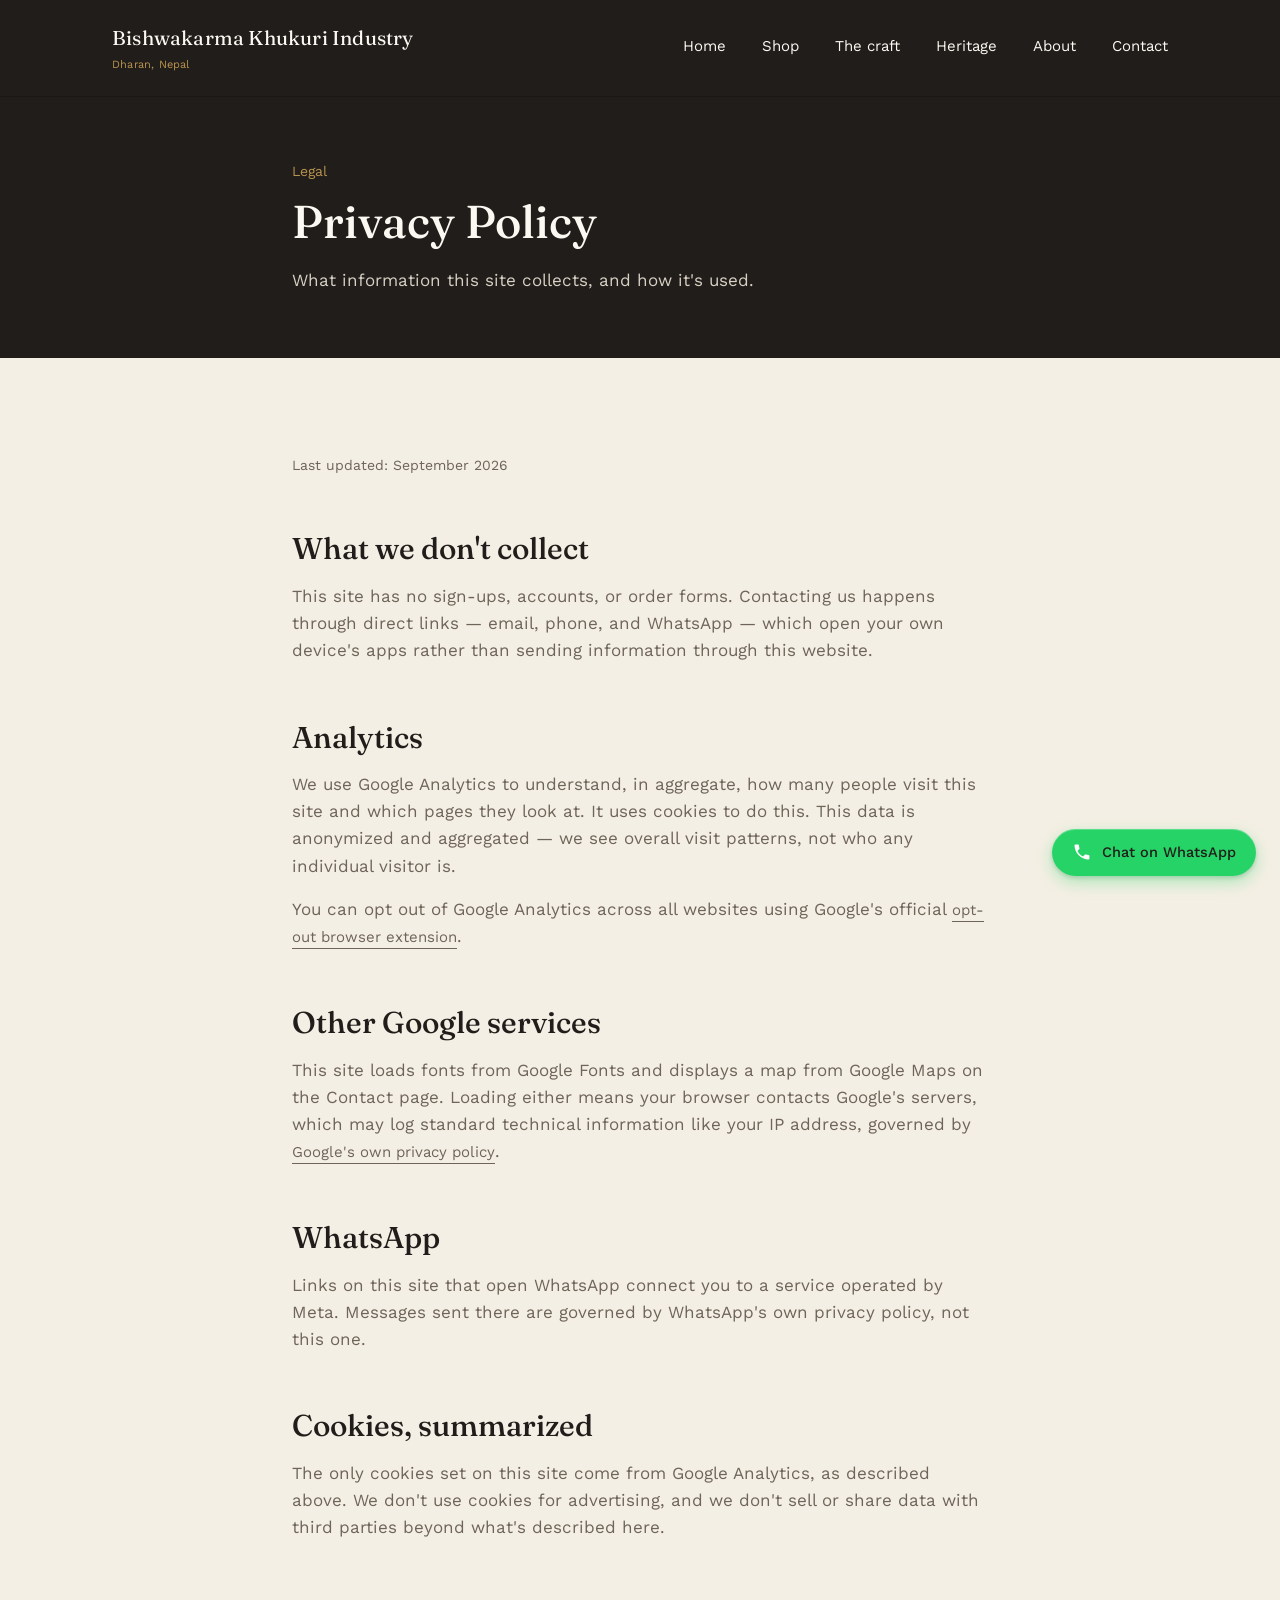
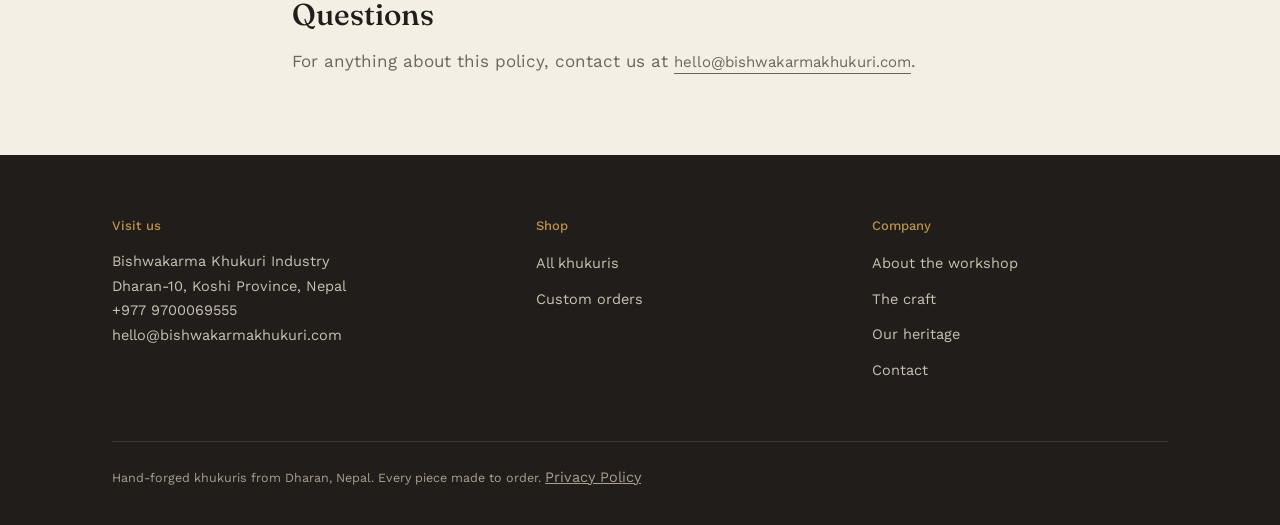
<file: privacy-policy.html>
<!DOCTYPE html>
<html lang="en">
<head>
<meta charset="UTF-8">
<meta name="viewport" content="width=device-width, initial-scale=1.0">
<meta name="theme-color" content="#211d1a">
<style>html{background:#211d1a;}</style>
<meta name="description" content="The heritage of the khukuri — Nepal's national knife, carried by Gurkha soldiers for over two centuries and still forged by hand today.">
<!-- Open Graph / Social sharing -->
<meta property="og:title" content="Heritage — Bishwakarma Khukuri Industry">
<meta property="og:description" content="The heritage of the khukuri — Nepal's national knife, carried by Gurkha soldiers for over two centuries and still forged by hand today.">
<meta property="og:image" content="/og-image.jpg"><!-- TODO: replace with real 1200×630px image -->
<meta property="og:url" content="https://bishwakarmakhukuri.com/heritage.html">
<meta property="og:type" content="website">
<meta name="twitter:card" content="summary_large_image">
<meta name="twitter:title" content="Heritage — Bishwakarma Khukuri Industry">
<meta name="twitter:description" content="The heritage of the khukuri — Nepal's national knife, carried by Gurkha soldiers for over two centuries and still forged by hand today.">
<meta name="twitter:image" content="/og-image.jpg"><!-- TODO: replace with real 1200×630px image -->
<title>Privacy Policy — Bishwakarma Khukuri Industry</title>
<link rel="icon" type="image/svg+xml" href="favicon.svg">
<link rel="preconnect" href="https://fonts.googleapis.com">
<link rel="preconnect" href="https://fonts.gstatic.com" crossorigin>
<link rel="preload" href="https://fonts.googleapis.com/css2?family=Fraunces:opsz,wght@9..144,400;9..144,500&family=Work+Sans:wght@400;500&display=swap" as="style" onload="this.onload=null;this.rel='stylesheet'">
<noscript><link rel="stylesheet" href="https://fonts.googleapis.com/css2?family=Fraunces:opsz,wght@9..144,400;9..144,500&family=Work+Sans:wght@400;500&display=swap"></noscript>
<link rel="stylesheet" href="styles.css">
<!-- Google tag (gtag.js) -->
<script async src="https://www.googletagmanager.com/gtag/js?id=G-B36WHVDPM5"></script>
<script>
  window.dataLayer = window.dataLayer || [];
  function gtag(){dataLayer.push(arguments);}
  gtag('js', new Date());
  gtag('config', 'G-B36WHVDPM5');
</script>
</head>
<body id="top">

<a href="#main" class="skip-link">Skip to content</a>

<header class="site-header">
  <div class="wrap">
    <a class="brand" href="index.html">
      Bishwakarma Khukuri Industry
      <span>Dharan, Nepal</span>
    </a>
    <input type="checkbox" id="nav-toggle">
    <label class="nav-toggle-label" for="nav-toggle" aria-label="Toggle menu">&#9776;</label>
    <nav class="primary-nav">
      <a href="index.html">Home</a>
      <a href="shop.html">Shop</a>
      <a href="craft.html">The craft</a>
      <a href="heritage.html">Heritage</a>
      <a href="about.html">About</a>
      <a href="contact.html">Contact</a>
    </nav>
  </div>
</header>

<main id="main">

<section class="page-hero">
  <div class="wrap">
    <p class="eyebrow">Legal</p>
    <h1>Privacy Policy</h1>
    <p class="lede">What information this site collects, and how it's used.</p>
  </div>
</section>

<section class="content">
  <div class="wrap">

    <p style="color:var(--ash);font-size:14px;">Last updated: September 2026</p>

    <h2>What we don't collect</h2>
    <p>This site has no sign-ups, accounts, or order forms. Contacting us happens through direct links — email, phone, and WhatsApp — which open your own device's apps rather than sending information through this website.</p>

    <h2>Analytics</h2>
    <p>We use Google Analytics to understand, in aggregate, how many people visit this site and which pages they look at. It uses cookies to do this. This data is anonymized and aggregated — we see overall visit patterns, not who any individual visitor is.</p>
    <p>You can opt out of Google Analytics across all websites using Google's official <a href="https://tools.google.com/dlpage/gaoptout" target="_blank" rel="noopener" class="link-ghost">opt-out browser extension</a>.</p>

    <h2>Other Google services</h2>
    <p>This site loads fonts from Google Fonts and displays a map from Google Maps on the Contact page. Loading either means your browser contacts Google's servers, which may log standard technical information like your IP address, governed by <a href="https://policies.google.com/privacy" target="_blank" rel="noopener" class="link-ghost">Google's own privacy policy</a>.</p>

    <h2>WhatsApp</h2>
    <p>Links on this site that open WhatsApp connect you to a service operated by Meta. Messages sent there are governed by WhatsApp's own privacy policy, not this one.</p>

    <h2>Cookies, summarized</h2>
    <p>The only cookies set on this site come from Google Analytics, as described above. We don't use cookies for advertising, and we don't sell or share data with third parties beyond what's described here.</p>

    <h2>Questions</h2>
    <p>For anything about this policy, contact us at <a href="mailto:hello@bishwakarmakhukuri.com" class="link-ghost">hello@bishwakarmakhukuri.com</a>.</p>

  </div>
</section>

</main>

<footer>
  <div class="wrap">
    <div class="footer-grid">
      <div>
        <h3>Visit us</h3>
        <address>
          Bishwakarma Khukuri Industry<br>
          Dharan-10, Koshi Province, Nepal<br>
          +977 9700069555<br>
          hello@bishwakarmakhukuri.com
        </address>
      </div>
      <div>
        <h3>Shop</h3>
        <ul>
          <li><a href="shop.html">All khukuris</a></li>
          <li><a href="contact.html">Custom orders</a></li>
        </ul>
      </div>
      <div>
        <h3>Company</h3>
        <ul>
          <li><a href="about.html">About the workshop</a></li>
          <li><a href="craft.html">The craft</a></li>
          <li><a href="heritage.html">Our heritage</a></li>
          <li><a href="contact.html">Contact</a></li>
        </ul>
      </div>
    </div>
    <p class="footer-note">Hand-forged khukuris from Dharan, Nepal. Every piece made to order. <a href="privacy-policy.html" style="color:inherit;text-decoration:underline;">Privacy Policy</a></p>
  </div>
</footer>

<a href="#top" class="back-to-top" id="back-to-top" aria-label="Back to top">
  <svg viewBox="0 0 24 24" fill="none" stroke="currentColor" stroke-width="2"><path d="M12 19V5M5 12l7-7 7 7"/></svg>
</a>

<a href="https://wa.me/9779700069555" target="_blank" rel="noopener" class="whatsapp-btn whatsapp-float" aria-label="Chat with us on WhatsApp">
  <svg viewBox="0 0 24 24" fill="none" xmlns="http://www.w3.org/2000/svg" aria-hidden="true">
    <path d="M6.6 10.8c1.4 2.8 3.8 5.2 6.6 6.6l2.2-2.2c.3-.3.7-.4 1-.2 1.1.4 2.3.6 3.5.6.6 0 1 .4 1 1V20c0 .6-.4 1-1 1C10.9 21 3 13.1 3 3.9c0-.6.4-1 1-1h3.4c.6 0 1 .4 1 1 0 1.2.2 2.4.6 3.5.1.3 0 .7-.2 1L6.6 10.8z" fill="white"/>
  </svg>
  <span>Chat on WhatsApp</span>
</a>

<script>
  var backToTop = document.getElementById('back-to-top');
  window.addEventListener('scroll', function () {
    if (window.scrollY > 500) { backToTop.classList.add('is-visible'); }
    else { backToTop.classList.remove('is-visible'); }
  }, { passive: true });
</script>
</body>
</html>
</file>
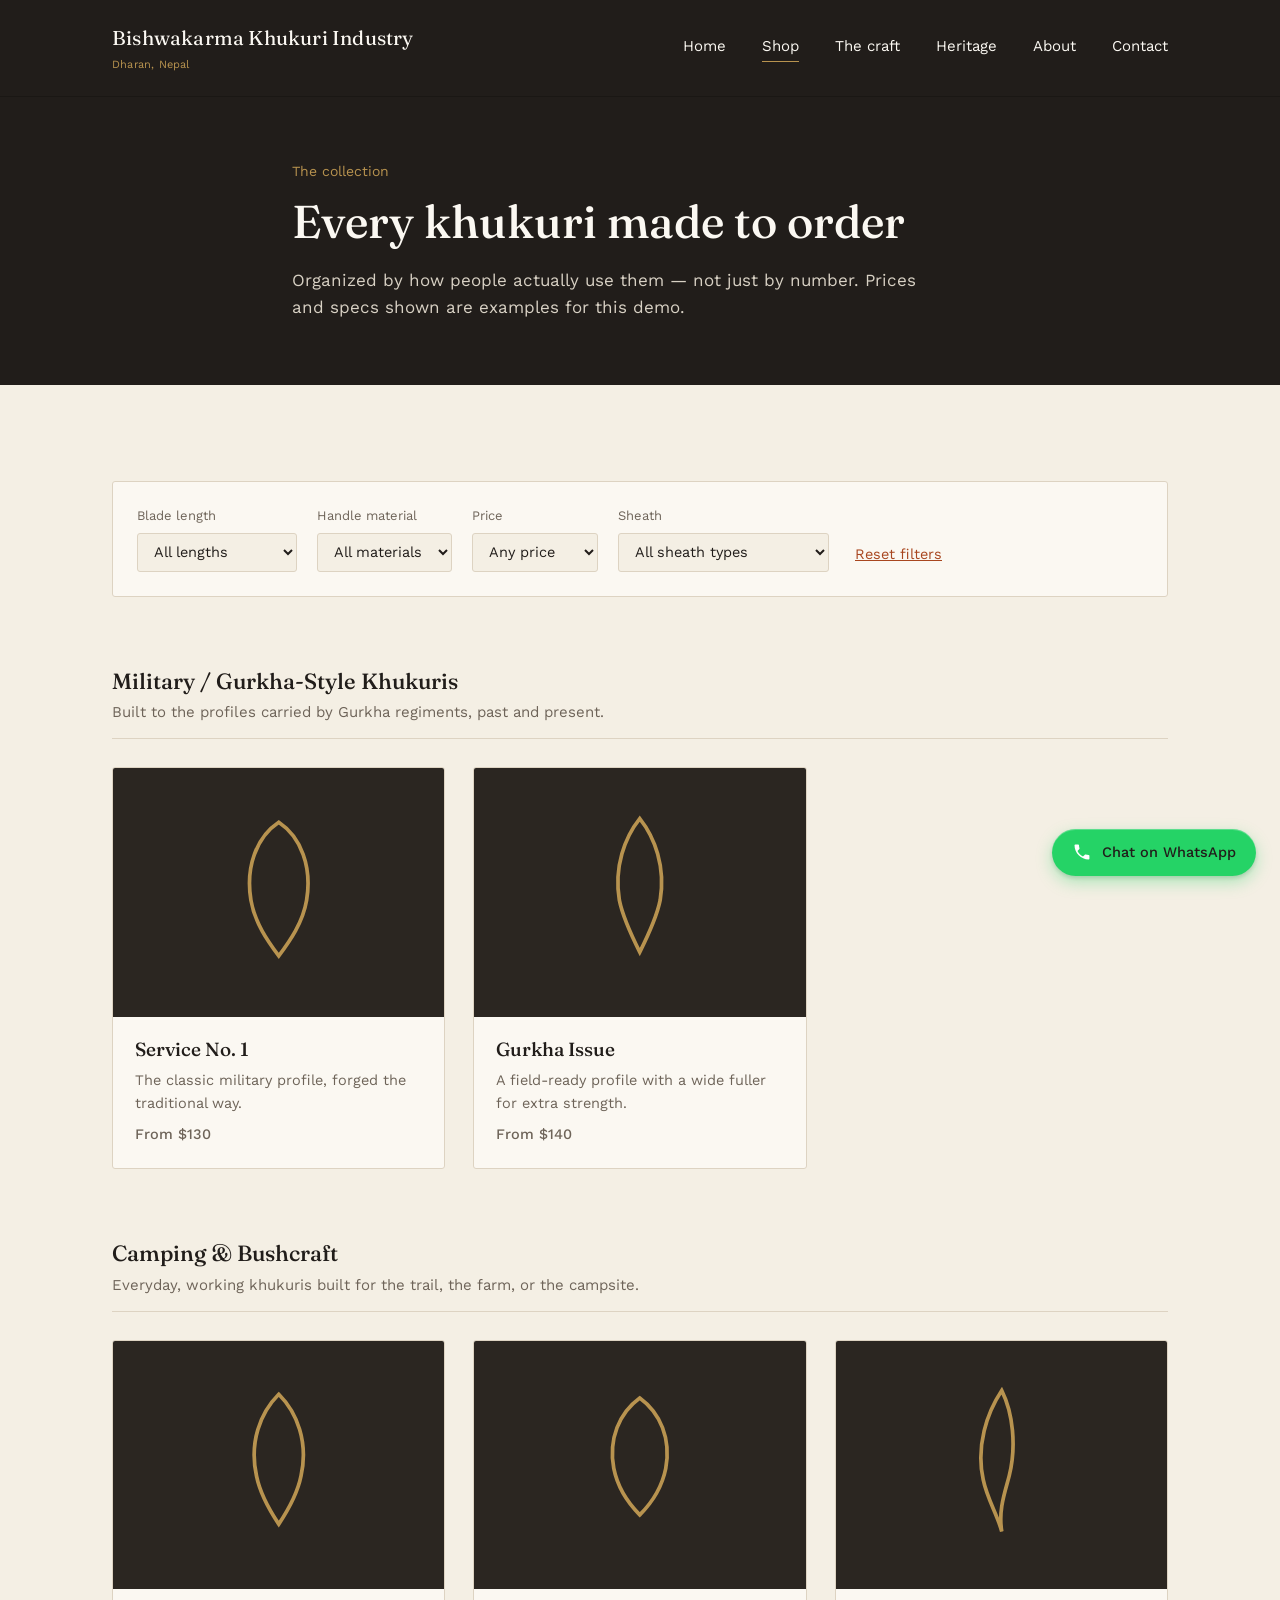
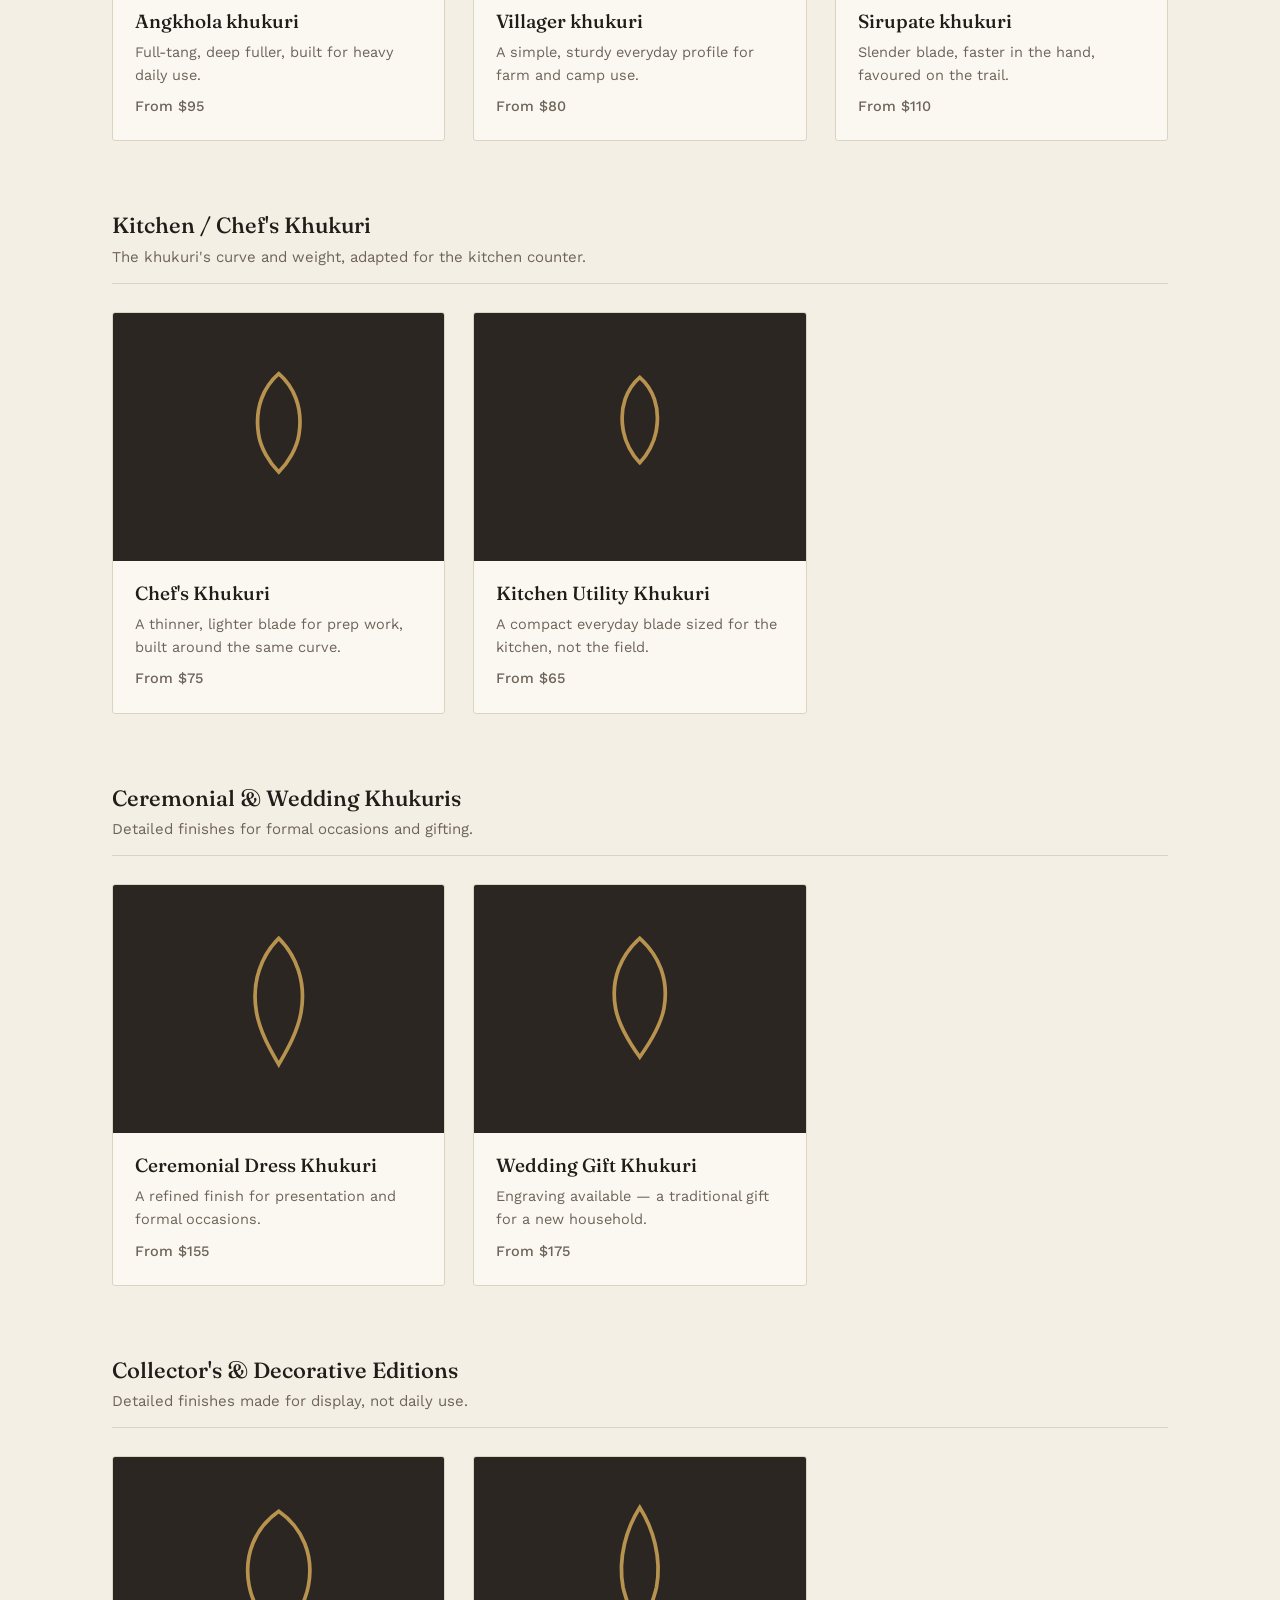
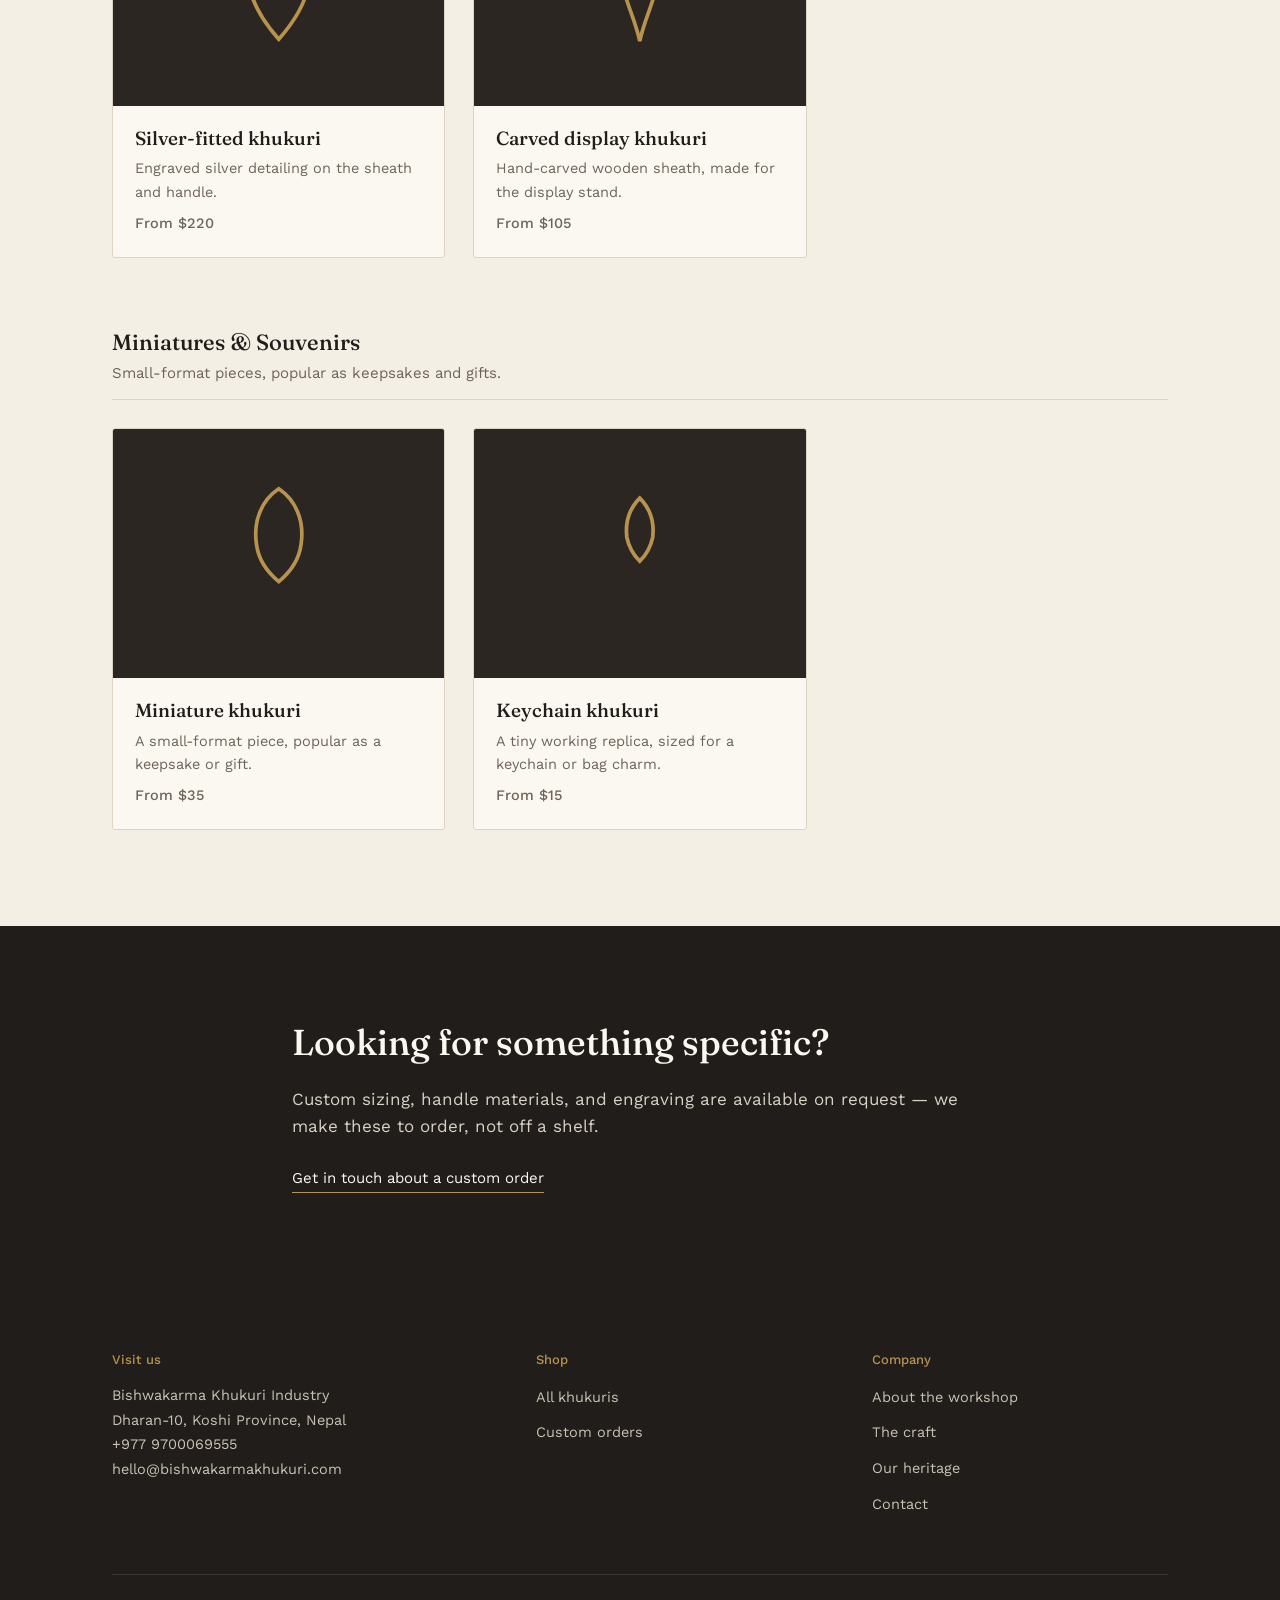
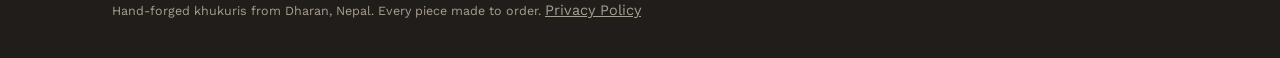
<file: shop.html>
<!DOCTYPE html>
<html lang="en">
<head>
<meta charset="UTF-8">
<meta name="viewport" content="width=device-width, initial-scale=1.0">
<meta name="theme-color" content="#211d1a">
<style>html{background:#211d1a;}</style>
<meta name="description" content="Browse and order hand-forged khukuris from Bishwakarma Khukuri Industry. Angkhola, Sirupate, Service, and silver-fitted models made to order in Dharan, Nepal.">
<!-- Open Graph / Social sharing -->
<meta property="og:title" content="Shop khukuris — Bishwakarma Khukuri Industry">
<meta property="og:description" content="Browse and order hand-forged khukuris. Angkhola, Sirupate, Service, and silver-fitted models made to order in Dharan, Nepal.">
<meta property="og:image" content="/og-image.jpg"><!-- TODO: replace with real 1200×630px image -->
<meta property="og:url" content="https://bishwakarmakhukuri.com/shop.html">
<meta property="og:type" content="website">
<meta name="twitter:card" content="summary_large_image">
<meta name="twitter:title" content="Shop khukuris — Bishwakarma Khukuri Industry">
<meta name="twitter:description" content="Browse and order hand-forged khukuris. Angkhola, Sirupate, Service, and silver-fitted models made to order in Dharan, Nepal.">
<meta name="twitter:image" content="/og-image.jpg"><!-- TODO: replace with real 1200×630px image -->
<title>Shop khukuris — Bishwakarma Khukuri Industry</title>
<link rel="icon" type="image/svg+xml" href="favicon.svg">
<link rel="preconnect" href="https://fonts.googleapis.com">
<link rel="preconnect" href="https://fonts.gstatic.com" crossorigin>
<link rel="preload" href="https://fonts.googleapis.com/css2?family=Fraunces:opsz,wght@9..144,400;9..144,500&family=Work+Sans:wght@400;500&display=swap" as="style" onload="this.onload=null;this.rel='stylesheet'">
<noscript><link rel="stylesheet" href="https://fonts.googleapis.com/css2?family=Fraunces:opsz,wght@9..144,400;9..144,500&family=Work+Sans:wght@400;500&display=swap"></noscript>
<link rel="stylesheet" href="styles.css">
<!-- Google tag (gtag.js) -->
<script async src="https://www.googletagmanager.com/gtag/js?id=G-B36WHVDPM5"></script>
<script>
  window.dataLayer = window.dataLayer || [];
  function gtag(){dataLayer.push(arguments);}
  gtag('js', new Date());
  gtag('config', 'G-B36WHVDPM5');
</script>
</head>
<body id="top">

<a href="#main" class="skip-link">Skip to content</a>

<header class="site-header">
  <div class="wrap">
    <a class="brand" href="index.html">
      Bishwakarma Khukuri Industry
      <span>Dharan, Nepal</span>
    </a>
    <input type="checkbox" id="nav-toggle">
    <label class="nav-toggle-label" for="nav-toggle" aria-label="Toggle menu">&#9776;</label>
    <nav class="primary-nav">
      <a href="index.html">Home</a>
      <a href="shop.html" aria-current="page">Shop</a>
      <a href="craft.html">The craft</a>
      <a href="heritage.html">Heritage</a>
      <a href="about.html">About</a>
      <a href="contact.html">Contact</a>
    </nav>
  </div>
</header>

<section class="page-hero" id="main">
  <div class="wrap">
    <p class="eyebrow">The collection</p>
    <h1>Every khukuri made to order</h1>
    <p class="lede">Organized by how people actually use them — not just by number. Prices and specs shown are examples for this demo.</p>
  </div>
</section>

<section class="collection">
  <div class="wrap">

    <div class="filter-bar">
      <div class="filter-group">
        <label for="filter-length">Blade length</label>
        <select id="filter-length">
          <option value="all">All lengths</option>
          <option value="short">Short (under 8")</option>
          <option value="medium">Medium (8"–12")</option>
          <option value="long">Long (over 12")</option>
        </select>
      </div>
      <div class="filter-group">
        <label for="filter-handle">Handle material</label>
        <select id="filter-handle">
          <option value="all">All materials</option>
          <option value="wood">Wood</option>
          <option value="horn">Buffalo horn</option>
          <option value="brass">Brass</option>
        </select>
      </div>
      <div class="filter-group">
        <label for="filter-price">Price</label>
        <select id="filter-price">
          <option value="all">Any price</option>
          <option value="low">Under $100</option>
          <option value="mid">$100–$150</option>
          <option value="high">$150+</option>
        </select>
      </div>
      <div class="filter-group">
        <label for="filter-sheath">Sheath</label>
        <select id="filter-sheath">
          <option value="all">All sheath types</option>
          <option value="leather">Leather</option>
          <option value="wood">Wood</option>
          <option value="leather-wood">Leather-wrapped wood</option>
        </select>
      </div>
      <button type="button" id="filter-reset" class="filter-reset">Reset filters</button>
    </div>

    <p id="no-results">No khukuris match these filters — try resetting them.</p>

    <div class="category-block">
      <div class="category-heading">
        <h2>Military / Gurkha-Style Khukuris</h2>
        <p>Built to the profiles carried by Gurkha regiments, past and present.</p>
      </div>
      <div class="card-grid">
        <div class="card" data-length="long" data-handle="wood" data-price="mid" data-sheath="leather-wood">
          <div class="card-art"><svg viewBox="0 0 100 100" fill="none" stroke="currentColor" stroke-width="2"><path d="M50 12c12 8 18 24 15 42-2 12-9 22-15 30-6-8-13-18-15-30-3-18 3-34 15-42z"/></svg></div>
          <div class="card-body">
            <h3>Service No. 1</h3>
            <p>The classic military profile, forged the traditional way.</p>
            <p class="card-price">From $130</p>
          </div>
        </div>
        <div class="card" data-length="long" data-handle="wood" data-price="mid" data-sheath="leather-wood">
          <div class="card-art"><svg viewBox="0 0 100 100" fill="none" stroke="currentColor" stroke-width="2"><path d="M50 10c8 10 14 26 11 44-2 10-7 20-11 28-4-8-9-18-11-28-3-18 3-34 11-44z"/></svg></div>
          <div class="card-body">
            <h3>Gurkha Issue</h3>
            <p>A field-ready profile with a wide fuller for extra strength.</p>
            <p class="card-price">From $140</p>
          </div>
        </div>
      </div>
    </div>

    <div class="category-block">
      <div class="category-heading">
        <h2>Camping &amp; Bushcraft</h2>
        <p>Everyday, working khukuris built for the trail, the farm, or the campsite.</p>
      </div>
      <div class="card-grid">
        <div class="card" data-length="medium" data-handle="wood" data-price="low" data-sheath="leather-wood">
          <div class="card-art"><svg viewBox="0 0 100 100" fill="none" stroke="currentColor" stroke-width="2"><path d="M50 12c10 10 16 26 12 44-2 10-8 20-12 26-4-6-10-16-12-26-4-18 2-34 12-44z"/></svg></div>
          <div class="card-body">
            <h3>Angkhola khukuri</h3>
            <p>Full-tang, deep fuller, built for heavy daily use.</p>
            <p class="card-price">From $95</p>
          </div>
        </div>
        <div class="card" data-length="short" data-handle="wood" data-price="low" data-sheath="wood">
          <div class="card-art"><svg viewBox="0 0 100 100" fill="none" stroke="currentColor" stroke-width="2"><path d="M50 14c11 8 17 22 14 38-2 10-8 19-14 25-6-6-12-15-14-25-3-16 3-30 14-38z"/></svg></div>
          <div class="card-body">
            <h3>Villager khukuri</h3>
            <p>A simple, sturdy everyday profile for farm and camp use.</p>
            <p class="card-price">From $80</p>
          </div>
        </div>
        <div class="card" data-length="long" data-handle="horn" data-price="mid" data-sheath="leather">
          <div class="card-art"><svg viewBox="0 0 100 100" fill="none" stroke="currentColor" stroke-width="2"><path d="M50 10c6 12 8 30 4 46-2 8-6 18-4 30-2-8-8-18-10-28-4-18 2-36 10-48z"/></svg></div>
          <div class="card-body">
            <h3>Sirupate khukuri</h3>
            <p>Slender blade, faster in the hand, favoured on the trail.</p>
            <p class="card-price">From $110</p>
          </div>
        </div>
      </div>
    </div>

    <div class="category-block">
      <div class="category-heading">
        <h2>Kitchen / Chef's Khukuri</h2>
        <p>The khukuri's curve and weight, adapted for the kitchen counter.</p>
      </div>
      <div class="card-grid">
        <div class="card" data-length="short" data-handle="wood" data-price="low" data-sheath="leather">
          <div class="card-art"><svg viewBox="0 0 100 100" fill="none" stroke="currentColor" stroke-width="2"><path d="M50 16c8 7 13 18 11 32-1 8-6 16-11 21-5-5-10-13-11-21-2-14 3-25 11-32z"/></svg></div>
          <div class="card-body">
            <h3>Chef's Khukuri</h3>
            <p>A thinner, lighter blade for prep work, built around the same curve.</p>
            <p class="card-price">From $75</p>
          </div>
        </div>
        <div class="card" data-length="short" data-handle="horn" data-price="low" data-sheath="wood">
          <div class="card-art"><svg viewBox="0 0 100 100" fill="none" stroke="currentColor" stroke-width="2"><path d="M50 18c7 6 11 16 9 28-1 7-5 14-9 18-4-4-8-11-9-18-2-12 2-22 9-28z"/></svg></div>
          <div class="card-body">
            <h3>Kitchen Utility Khukuri</h3>
            <p>A compact everyday blade sized for the kitchen, not the field.</p>
            <p class="card-price">From $65</p>
          </div>
        </div>
      </div>
    </div>

    <div class="category-block">
      <div class="category-heading">
        <h2>Ceremonial &amp; Wedding Khukuris</h2>
        <p>Detailed finishes for formal occasions and gifting.</p>
      </div>
      <div class="card-grid">
        <div class="card" data-length="medium" data-handle="brass" data-price="high" data-sheath="leather-wood">
          <div class="card-art"><svg viewBox="0 0 100 100" fill="none" stroke="currentColor" stroke-width="2"><path d="M50 12c9 9 15 23 12 40-2 11-8 21-12 28-4-7-10-17-12-28-3-17 3-31 12-40z"/></svg></div>
          <div class="card-body">
            <h3>Ceremonial Dress Khukuri</h3>
            <p>A refined finish for presentation and formal occasions.</p>
            <p class="card-price">From $155</p>
          </div>
        </div>
        <div class="card" data-length="medium" data-handle="brass" data-price="high" data-sheath="leather-wood">
          <div class="card-art"><svg viewBox="0 0 100 100" fill="none" stroke="currentColor" stroke-width="2"><path d="M50 12c10 9 16 22 13 38-2 10-8 19-13 26-5-7-11-16-13-26-3-16 3-29 13-38z"/></svg></div>
          <div class="card-body">
            <h3>Wedding Gift Khukuri</h3>
            <p>Engraving available — a traditional gift for a new household.</p>
            <p class="card-price">From $175</p>
          </div>
        </div>
      </div>
    </div>

    <div class="category-block">
      <div class="category-heading">
        <h2>Collector's &amp; Decorative Editions</h2>
        <p>Detailed finishes made for display, not daily use.</p>
      </div>
      <div class="card-grid">
        <div class="card" data-length="medium" data-handle="horn" data-price="high" data-sheath="leather-wood">
          <div class="card-art"><svg viewBox="0 0 100 100" fill="none" stroke="currentColor" stroke-width="2"><path d="M50 12c13 9 19 24 16 40-2 11-9 21-16 29-7-8-14-18-16-29-3-16 3-31 16-40z"/></svg></div>
          <div class="card-body">
            <h3>Silver-fitted khukuri</h3>
            <p>Engraved silver detailing on the sheath and handle.</p>
            <p class="card-price">From $220</p>
          </div>
        </div>
        <div class="card" data-length="medium" data-handle="wood" data-price="mid" data-sheath="wood">
          <div class="card-art"><svg viewBox="0 0 100 100" fill="none" stroke="currentColor" stroke-width="2"><path d="M50 10c7 11 12 27 9 43-2 9-7 19-9 29-2-10-7-20-9-29-3-16 2-32 9-43z"/></svg></div>
          <div class="card-body">
            <h3>Carved display khukuri</h3>
            <p>Hand-carved wooden sheath, made for the display stand.</p>
            <p class="card-price">From $105</p>
          </div>
        </div>
      </div>
    </div>

    <div class="category-block">
      <div class="category-heading">
        <h2>Miniatures &amp; Souvenirs</h2>
        <p>Small-format pieces, popular as keepsakes and gifts.</p>
      </div>
      <div class="card-grid">
        <div class="card" data-length="short" data-handle="wood" data-price="low" data-sheath="leather">
          <div class="card-art"><svg viewBox="0 0 100 100" fill="none" stroke="currentColor" stroke-width="2"><path d="M50 15c9 6 14 17 12 30-1 8-6 15-12 20-6-5-11-12-12-20-2-13 3-24 12-30z"/></svg></div>
          <div class="card-body">
            <h3>Miniature khukuri</h3>
            <p>A small-format piece, popular as a keepsake or gift.</p>
            <p class="card-price">From $35</p>
          </div>
        </div>
        <div class="card" data-length="short" data-handle="brass" data-price="low" data-sheath="leather">
          <div class="card-art"><svg viewBox="0 0 100 100" fill="none" stroke="currentColor" stroke-width="2"><path d="M50 20c5 5 8 12 7 21-1 5-4 10-7 13-3-3-6-8-7-13-1-9 2-16 7-21z"/></svg></div>
          <div class="card-body">
            <h3>Keychain khukuri</h3>
            <p>A tiny working replica, sized for a keychain or bag charm.</p>
            <p class="card-price">From $15</p>
          </div>
        </div>
      </div>
    </div>

  </div>
</section>

<section class="dark-band">
  <div class="wrap">
    <h2>Looking for something specific?</h2>
    <p>Custom sizing, handle materials, and engraving are available on request — we make these to order, not off a shelf.</p>
    <a class="link-ghost" href="contact.html">Get in touch about a custom order</a>
  </div>
</section>

<footer>
  <div class="wrap">
    <div class="footer-grid">
      <div>
        <h3>Visit us</h3>
        <address>
          Bishwakarma Khukuri Industry<br>
          Dharan-10, Koshi Province, Nepal<br>
          +977 9700069555<br>
          hello@bishwakarmakhukuri.com
        </address>
      </div>
      <div>
        <h3>Shop</h3>
        <ul>
          <li><a href="shop.html">All khukuris</a></li>
          <li><a href="contact.html">Custom orders</a></li>
        </ul>
      </div>
      <div>
        <h3>Company</h3>
        <ul>
          <li><a href="about.html">About the workshop</a></li>
          <li><a href="craft.html">The craft</a></li>
          <li><a href="heritage.html">Our heritage</a></li>
          <li><a href="contact.html">Contact</a></li>
        </ul>
      </div>
    </div>
    <p class="footer-note">Hand-forged khukuris from Dharan, Nepal. Every piece made to order. <a href="privacy-policy.html" style="color:inherit;text-decoration:underline;">Privacy Policy</a></p>
  </div>
</footer>

<a href="#top" class="back-to-top" id="back-to-top" aria-label="Back to top">
  <svg viewBox="0 0 24 24" fill="none" stroke="currentColor" stroke-width="2"><path d="M12 19V5M5 12l7-7 7 7"/></svg>
</a>

<a href="https://wa.me/9779700069555" target="_blank" rel="noopener" class="whatsapp-btn whatsapp-float" aria-label="Chat with us on WhatsApp">
  <svg viewBox="0 0 24 24" fill="none" xmlns="http://www.w3.org/2000/svg" aria-hidden="true">
    <path d="M6.6 10.8c1.4 2.8 3.8 5.2 6.6 6.6l2.2-2.2c.3-.3.7-.4 1-.2 1.1.4 2.3.6 3.5.6.6 0 1 .4 1 1V20c0 .6-.4 1-1 1C10.9 21 3 13.1 3 3.9c0-.6.4-1 1-1h3.4c.6 0 1 .4 1 1 0 1.2.2 2.4.6 3.5.1.3 0 .7-.2 1L6.6 10.8z" fill="white"/>
  </svg>
  <span>Chat on WhatsApp</span>
</a>

<script>
  function applyFilters() {
    var length = document.getElementById('filter-length').value;
    var handle = document.getElementById('filter-handle').value;
    var price = document.getElementById('filter-price').value;
    var sheath = document.getElementById('filter-sheath').value;
    var cards = document.querySelectorAll('.card');
    var visibleCount = 0;

    cards.forEach(function (card) {
      var matches =
        (length === 'all' || card.dataset.length === length) &&
        (handle === 'all' || card.dataset.handle === handle) &&
        (price === 'all' || card.dataset.price === price) &&
        (sheath === 'all' || card.dataset.sheath === sheath);
      card.style.display = matches ? '' : 'none';
      if (matches) visibleCount++;
    });

    document.querySelectorAll('.category-block').forEach(function (block) {
      var anyVisible = Array.from(block.querySelectorAll('.card')).some(function (c) {
        return c.style.display !== 'none';
      });
      block.style.display = anyVisible ? '' : 'none';
    });

    document.getElementById('no-results').style.display = visibleCount === 0 ? 'block' : 'none';
  }

  ['filter-length', 'filter-handle', 'filter-price', 'filter-sheath'].forEach(function (id) {
    document.getElementById(id).addEventListener('change', applyFilters);
  });

  document.getElementById('filter-reset').addEventListener('click', function () {
    document.getElementById('filter-length').value = 'all';
    document.getElementById('filter-handle').value = 'all';
    document.getElementById('filter-price').value = 'all';
    document.getElementById('filter-sheath').value = 'all';
    applyFilters();
  });
</script>

<script>
  var backToTop = document.getElementById('back-to-top');
  window.addEventListener('scroll', function () {
    if (window.scrollY > 500) { backToTop.classList.add('is-visible'); }
    else { backToTop.classList.remove('is-visible'); }
  }, { passive: true });
</script>
</body>
</html>
</file>
<file: styles.css>
/* ==========================================================
   Bishwakarma Khukuri Industry — shared stylesheet
   "Forge and brass" design system. Used by every page.
   ========================================================== */
  @view-transition {
  navigation: auto;
}
:root{
  --charcoal:#211d1a;
  --charcoal-soft:#2b2621;
  --parchment:#f4efe4;
  --bone:#fbf8f2;
  --rust:#a8461f;
  --rust-deep:#8a3818;
  --brass:#b8934f;
  --ash:#6e6459;
  --line:#ddd3c2;
  --focus:#c9a05c;
  --radius:3px;
}

*{box-sizing:border-box;}
html{scroll-behavior:smooth;}
body{
  margin:0;
  background:var(--parchment);
  color:var(--charcoal);
  font-family:'Work Sans', sans-serif;
  font-size:16px;
  line-height:1.6;
}
h1,h2,h3{
  font-family:'Fraunces', serif;
  font-weight:500;
  line-height:1.15;
  margin:0;
  color:var(--charcoal);
}
p{margin:0;}
a{color:inherit;}
img,svg{display:block;max-width:100%;height:auto;}
button{font-family:inherit;cursor:pointer;}

:focus-visible{
  outline:2px solid var(--focus);
  outline-offset:3px;
}

.wrap{
  max-width:1120px;
  margin:0 auto;
  padding:0 32px;
}

/* ---------- Header / nav ---------- */
.site-header{background:var(--charcoal);color:var(--bone);position:sticky;top:0;z-index:20;box-shadow:0 1px 0 rgba(0,0,0,.2);}
.site-header .wrap{
  display:flex;align-items:center;justify-content:space-between;
  padding-top:22px;padding-bottom:22px;
}
.brand{font-family:'Fraunces', serif;font-size:20px;letter-spacing:0.01em;text-decoration:none;color:var(--bone);}
.brand span{display:block;font-family:'Work Sans', sans-serif;font-size:11px;color:var(--brass);margin-top:2px;}
.primary-nav{display:flex;gap:36px;}
.primary-nav a{
  text-decoration:none;font-size:15px;color:var(--bone);
  border-bottom:1px solid transparent;padding-bottom:3px;
  transition:border-color .15s ease;
}
.primary-nav a:hover,
.primary-nav a[aria-current="page"]{border-color:var(--brass);}

#nav-toggle{display:none;}
.nav-toggle-label{display:none;color:var(--bone);font-size:26px;line-height:1;background:none;border:none;}

/* ---------- Buttons / links ---------- */
.btn-primary{
  display:inline-block;background-color:var(--rust);color:var(--bone);border:none;
  padding:14px 28px;border-radius:var(--radius);font-size:15px;font-weight:500;
  text-decoration:none;transition:background-color .15s ease, transform .15s ease, box-shadow .15s ease;
}
.btn-primary:hover{
  background-color:var(--rust-deep);
  transform:translateY(-1px);
  box-shadow:0 4px 14px rgba(168,70,31,.28);
}
.btn-primary:active{transform:translateY(0);box-shadow:none;}
.link-ghost{
  text-decoration:none;font-size:15px;border-bottom:1px solid var(--ash);padding-bottom:2px;
  transition:border-color .15s ease, color .15s ease;
}
.link-ghost:hover{border-color:var(--brass);}

/* ---------- Hero (home) ---------- */
.hero{
  background-color:var(--charcoal);
  color:var(--bone);
  overflow:hidden;
  position:relative;
}
.hero::before{
  content:'';
  position:absolute;
  inset:0;
  pointer-events:none;
  background:
    radial-gradient(ellipse 65% 55% at 76% 42%, rgba(184,147,79,.20) 0%, rgba(184,147,79,.06) 40%, transparent 72%),
    radial-gradient(ellipse 55% 48% at 18% 85%, rgba(168,70,31,.12) 0%, rgba(168,70,31,.03) 45%, transparent 68%),
    linear-gradient(125deg, rgba(255,255,255,.035) 0%, transparent 32%, rgba(255,255,255,.018) 48%, transparent 58%),
    radial-gradient(ellipse 85% 65% at 24% 18%, rgba(48,42,36,.75) 0%, transparent 65%),
    radial-gradient(ellipse 70% 60% at 85% 85%, rgba(20,17,15,.8) 0%, transparent 65%),
    linear-gradient(165deg, #28231e 0%, #201c19 45%, #171412 100%);
}
.hero .wrap{
  position:relative;
  z-index:1;
  display:grid;grid-template-columns:1.1fr 0.9fr;align-items:center;gap:48px;
  padding-top:72px;padding-bottom:88px;
}
.hero-copy .eyebrow{font-size:14px;color:var(--brass);margin-bottom:18px;}
.hero-copy h1{font-size:clamp(38px,5vw,58px);max-width:12ch;color:var(--bone);}
.hero-copy p.lede{font-size:18px;color:#d8d1c4;max-width:46ch;margin-top:24px;}
.hero-actions{display:flex;align-items:center;gap:28px;margin-top:36px;flex-wrap:wrap;}
.hero-actions .link-ghost{color:var(--bone);border-color:var(--ash);}

.hero-mark{display:flex;justify-content:center;animation:rise .7s ease both;}
.hero-mark svg{width:min(100%,260px);height:auto;}
@keyframes rise{from{opacity:0;transform:translateY(16px);}to{opacity:1;transform:translateY(0);}}
@media (prefers-reduced-motion: reduce){.hero-mark{animation:none;}}

/* ---------- Page hero (interior pages) ---------- */
.page-hero{background:var(--charcoal);color:var(--bone);}
.page-hero .wrap{padding-top:64px;padding-bottom:64px;max-width:760px;}
.page-hero .eyebrow{font-size:14px;color:var(--brass);margin-bottom:14px;}
.page-hero h1{font-size:clamp(32px,4.5vw,46px);color:var(--bone);}
.page-hero p.lede{margin-top:18px;font-size:17px;color:#d8d1c4;max-width:60ch;}

/* ---------- Trust bar ---------- */
.trust-bar{background:var(--bone);border-bottom:1px solid var(--line);}
.trust-bar .wrap{display:grid;grid-template-columns:repeat(4,1fr);gap:24px;padding-top:28px;padding-bottom:28px;}
.trust-item{display:flex;align-items:center;gap:12px;font-size:14px;}
.trust-item svg{width:22px;height:22px;flex-shrink:0;color:var(--brass);}

/* ---------- Two-column story block ---------- */
.story .wrap{display:grid;grid-template-columns:0.85fr 1.15fr;gap:64px;align-items:center;padding-top:96px;padding-bottom:96px;}
.story-art{
  aspect-ratio:4/5;border-radius:var(--radius);position:relative;overflow:hidden;
  background:
    repeating-linear-gradient(100deg, #cdbfa2 0 2px, #c3b494 2px 4px),
    linear-gradient(160deg,#d8cbae,#b9a67f);
}
.story-art img,
.card-art img{
  width:100%;
  height:100%;
  object-fit:cover;
  display:block;
}
.story-art .frame-label{
  position:absolute;bottom:16px;left:16px;font-size:12px;color:#4a3f2c;
  background:rgba(244,239,228,.85);padding:4px 10px;border-radius:var(--radius);
}
.story h2{font-size:clamp(28px,3.4vw,38px);max-width:14ch;}
.story p{margin-top:20px;max-width:56ch;color:var(--ash);font-size:17px;}
.story p + p{margin-top:16px;}
.story .link-ghost{margin-top:24px;display:inline-block;}

/* ---------- Generic section heading ---------- */
.section-heading{max-width:60ch;margin-bottom:48px;}
.section-heading h2{font-size:clamp(28px,3.4vw,36px);}
.section-heading p{margin-top:14px;color:var(--ash);font-size:17px;}

/* ---------- Content pages (Heritage / Craft / About) ---------- */
.content{padding-top:80px;padding-bottom:80px;}
.content .wrap{max-width:760px;}
.content h2{font-size:clamp(24px,3vw,30px);margin-top:56px;}
.content h2:first-child{margin-top:0;}
.content p{margin-top:16px;color:var(--ash);font-size:17px;max-width:66ch;}
.content ul{margin-top:16px;padding-left:20px;color:var(--ash);font-size:17px;}
.content li{margin-bottom:8px;}

.todo-note{
  margin-top:18px;padding:14px 18px;border:1px dashed var(--brass);border-radius:var(--radius);
  background:var(--bone);font-size:14px;color:var(--rust-deep);max-width:66ch;
}
.todo-note strong{color:var(--charcoal);}

/* ---------- Signature product (home) — the deliberately asymmetric one ---------- */
.signature{padding-top:96px;padding-bottom:56px;}
.signature-grid{
  display:grid;grid-template-columns:0.9fr 1.1fr;gap:56px;align-items:center;
  background:var(--charcoal-soft);border-radius:var(--radius);padding:56px;
  border:1px solid rgba(184,147,79,.18);
  box-shadow:0 12px 36px rgba(33,29,26,.08);
}
.signature-art{
  display:flex;justify-content:center;align-items:center;
  background:radial-gradient(ellipse 70% 60% at 50% 50%, rgba(184,147,79,.12), transparent 70%);
  border-radius:var(--radius);padding:24px 0;
}
.signature-art svg{width:70%;color:var(--brass);}
.signature-copy .eyebrow{color:var(--brass);font-size:14px;margin-bottom:12px;}
.signature-copy h2{color:var(--bone);font-size:clamp(28px,3.4vw,40px);max-width:16ch;}
.signature-copy p{color:#d8d1c4;margin-top:18px;font-size:17px;max-width:48ch;}
.signature-price{color:var(--brass);font-size:18px;margin-top:14px;font-weight:500;}
.signature-copy .btn-primary{margin-top:24px;}

.more-collection{padding-top:44px;padding-bottom:88px;}
.more-collection h3{font-size:14px;color:var(--ash);font-weight:500;margin-bottom:4px;}
.quiet-list{border-top:1px solid var(--line);margin-top:14px;}
.quiet-item{
  display:flex;justify-content:space-between;align-items:center;
  padding:16px 2px;border-bottom:1px solid var(--line);
  text-decoration:none;color:var(--charcoal);font-size:15.5px;
  transition:color .15s ease, transform .15s ease;
}
.quiet-item:hover{color:var(--rust);transform:translateX(4px);}
.quiet-item .qi-price{color:var(--ash);font-size:14px;transition:color .15s ease;}
.quiet-item:hover .qi-price{color:var(--charcoal);}

/* ---------- Collection / product cards (shop page) ---------- */
.collection{padding-top:96px;padding-bottom:96px;}
.card-grid{display:grid;grid-template-columns:repeat(3,1fr);gap:28px;}
.card{background:var(--bone);border:1px solid var(--line);border-radius:var(--radius);overflow:hidden;}
.card-art{aspect-ratio:4/3;background:var(--charcoal-soft);display:flex;align-items:center;justify-content:center;overflow:hidden;}
.card-art svg{width:56%;color:var(--brass);}
.card-body{padding:22px;}
.card-body h3{font-size:19px;font-weight:500;}
.card-body p{margin-top:8px;color:var(--ash);font-size:14.5px;}
.card-price{margin-top:16px;font-size:15px;color:var(--rust);font-weight:500;}

.category-block{margin-top:72px;}
.category-block:first-child{margin-top:0;}
.category-heading{margin-bottom:28px;padding-bottom:14px;border-bottom:1px solid var(--line);}
.category-heading h2{font-size:22px;}
.category-heading p{margin-top:6px;color:var(--ash);font-size:15px;}

/* ---------- Filters (shop page) ---------- */
.filter-bar{
  display:flex;flex-wrap:wrap;gap:20px;align-items:flex-end;
  padding:24px;margin-bottom:40px;background:var(--bone);border:1px solid var(--line);border-radius:var(--radius);
}
.filter-group{display:flex;flex-direction:column;gap:6px;}
.filter-group label{font-size:13px;color:var(--ash);}
.filter-group select{
  font-family:'Work Sans', sans-serif;font-size:14.5px;padding:9px 12px;
  border:1px solid var(--line);border-radius:var(--radius);background:var(--parchment);color:var(--charcoal);
}
.filter-reset{border:none;background:none;align-self:flex-end;padding-bottom:9px;color:var(--rust);font-size:14.5px;text-decoration:underline;}
.filter-reset:hover{color:var(--rust-deep);}
#no-results{color:var(--ash);font-size:15px;padding:32px 0;text-align:center;display:none;}

/* ---------- Craft steps ---------- */
.craft-steps{background:var(--bone);padding-top:96px;padding-bottom:96px;border-top:1px solid var(--line);border-bottom:1px solid var(--line);}
.step-grid{display:grid;grid-template-columns:repeat(4,1fr);gap:32px;}
.step{padding-top:20px;border-top:2px solid var(--brass);}
.step .num{font-family:'Fraunces', serif;font-size:15px;color:var(--rust);}
.step h2{font-size:18px;font-weight:500;margin-top:10px;}
.step p{margin-top:10px;color:var(--ash);font-size:14.5px;}

/* ---------- Dark teaser band ---------- */
.dark-band{background:var(--charcoal);color:var(--bone);padding-top:96px;padding-bottom:96px;}
.dark-band .wrap{max-width:760px;}
.dark-band h2{color:var(--bone);font-size:clamp(28px,3.4vw,36px);}
.dark-band p{margin-top:22px;color:#d8d1c4;font-size:17px;max-width:62ch;}
.dark-band .link-ghost{margin-top:26px;display:inline-block;color:var(--bone);border-color:var(--brass);}
.dark-band .link-ghost:hover{border-color:var(--bone);color: var(--charcoal);}

/* ---------- Testimonial ---------- */
.testimonial{padding-top:88px;padding-bottom:88px;text-align:center;border-top:1px solid var(--line);}
.testimonial blockquote{margin:0 auto;max-width:44ch;font-family:'Fraunces', serif;font-size:26px;font-weight:400;line-height:1.4;}
.testimonial cite{display:block;margin-top:20px;font-style:normal;font-size:14px;color:var(--ash);}

/* ---------- Contact ---------- */
.contact-grid{display:grid;grid-template-columns:1fr 1fr;gap:56px;padding-top:80px;padding-bottom:96px;}
.contact-card{background:var(--bone);border:1px solid var(--line);border-radius:var(--radius);padding:28px;}
.contact-card h2{font-size:18px;font-weight:500;}
.contact-card p{margin-top:10px;color:var(--ash);font-size:15px;}
.contact-card address{font-style:normal;}
.contact-links{margin-top:18px;display:flex;flex-direction:column;gap:10px;}
.contact-links a{font-size:15px;text-decoration:none;color:var(--rust);}
.contact-links a:hover{color:var(--rust-deep);}
.contact-links a.whatsapp-btn{color:var(--charcoal);}
.contact-links a.whatsapp-btn:hover{color:var(--charcoal);}
.map-embed iframe{width:100%;height:100%;min-height:320px;border:0;border-radius:var(--radius);}
.map-embed{aspect-ratio:4/3;border-radius:var(--radius);overflow:hidden;border:1px solid var(--line);}

/* ---------- Footer ---------- */
footer{background:var(--charcoal);color:#c9c2b3;padding-top:64px;padding-bottom:36px;}
.footer-grid{display:grid;grid-template-columns:1.3fr 1fr 1fr;gap:40px;padding-bottom:48px;border-bottom:1px solid #3a352e;}
footer h3{font-family:'Work Sans', sans-serif;font-size:13px;color:var(--brass);margin:0 0 16px;font-weight:500;}
footer ul{list-style:none;margin:0;padding:0;}
footer li{margin-bottom:10px;}
footer a{text-decoration:none;font-size:14.5px;color:#c9c2b3;}
footer a:hover{color:var(--bone);}
footer address{font-style:normal;font-size:14.5px;line-height:1.7;}
.footer-note{padding-top:24px;font-size:12.5px;color:#a89f8f;max-width:70ch;}

/* ---------- WhatsApp button ---------- */
.whatsapp-btn{
  display:inline-flex;align-items:center;gap:10px;background:#25D366;color: var(--charcoal);align-self:flex-start;
  padding:12px 20px;border-radius:999px;text-decoration:none;font-size:14.5px;font-weight:500;
  box-shadow:inset 0 1px 0 rgba(255,255,255,.25),0 6px 16px rgba(37,211,102,.35),0 2px 4px rgba(0,0,0,.15);
  transition:transform .15s ease;
}
.whatsapp-btn:hover{transform:translateY(-2px);color: var(--charcoal);;}
.whatsapp-btn svg{width:20px;height:20px;flex-shrink:0;}
.whatsapp-float{position:fixed;bottom:24px;right:24px;z-index:999;}

/* ---------- Responsive ---------- */
@media (max-width:860px){
  .primary-nav{
    position:absolute;top:100%;left:0;right:0;background:var(--charcoal);
    flex-direction:column;gap:0;padding:8px 32px 20px;display:none;
  }
  .primary-nav a{padding:12px 0;border-bottom:1px solid #3a352e;}
  #nav-toggle:checked ~ .primary-nav{display:flex;}
  .nav-toggle-label{display:block;}

  .hero .wrap{grid-template-columns:1fr;padding-top:48px;padding-bottom:56px;}
  .hero::before{
    background:
      radial-gradient(ellipse 85% 45% at 50% 26%, rgba(184,147,79,.22) 0%, rgba(184,147,79,.07) 40%, transparent 72%),
      radial-gradient(ellipse 65% 42% at 50% 88%, rgba(168,70,31,.12) 0%, rgba(168,70,31,.03) 45%, transparent 68%),
      linear-gradient(135deg, rgba(255,255,255,.03) 0%, transparent 38%, rgba(255,255,255,.015) 52%, transparent 62%),
      radial-gradient(ellipse 80% 50% at 50% 15%, rgba(48,42,36,.7) 0%, transparent 60%),
      linear-gradient(175deg, #28231e 0%, #201c19 45%, #171412 100%);
  }
  .hero-mark{order:-1;}
  .trust-bar .wrap{grid-template-columns:repeat(2,1fr);}
  .story .wrap{grid-template-columns:1fr;padding-top:64px;padding-bottom:64px;}
  .signature-grid{grid-template-columns:1fr;padding:32px;}
  .card-grid{grid-template-columns:1fr;}
  .step-grid{grid-template-columns:repeat(2,1fr);}
  .contact-grid{grid-template-columns:1fr;}
  .footer-grid{grid-template-columns:1fr;gap:32px;}
  .collection,.craft-steps,.dark-band,.content,.signature{padding-top:56px;padding-bottom:56px;}
  .filter-bar{flex-direction:column;align-items:stretch;}
  .filter-group select{width:100%;}
  .whatsapp-float{bottom:18px;right:18px;padding:12px 16px;}
  .whatsapp-float span{display:none;}
  .back-to-top{bottom:18px;left:18px;width:40px;height:40px;}
}
@media (max-width:520px){
  .trust-bar .wrap{grid-template-columns:1fr;gap:16px;}
}
/* ---------- Skip link ---------- */
.skip-link{
  position:absolute;top:-48px;left:16px;z-index:1000;
  background:var(--rust);color:var(--bone);padding:10px 18px;
  border-radius:var(--radius);text-decoration:none;font-size:14px;
  transition:top .15s ease;
}
.skip-link:focus{top:16px;}

/* ---------- Back to top ---------- */
.back-to-top{
  position:fixed;bottom:24px;left:24px;z-index:998;
  width:44px;height:44px;border-radius:50%;
  background:var(--charcoal);color:var(--bone);
  display:flex;align-items:center;justify-content:center;
  box-shadow:0 4px 12px rgba(0,0,0,.25);
  opacity:0;visibility:hidden;transform:translateY(8px);
  transition:opacity .2s ease, transform .2s ease, visibility .2s;
}
.back-to-top.is-visible{opacity:1;visibility:visible;transform:translateY(0);}
.back-to-top svg{width:20px;height:20px;}

/* ---------- FAQ accordion ---------- */
.faq-list{margin-top:24px;border-top:1px solid var(--line);}
.faq-item{border-bottom:1px solid var(--line);padding:18px 0;}
.faq-item summary{
  cursor:pointer;font-family:'Fraunces', serif;font-size:17px;color:var(--charcoal);
  list-style:none;display:flex;justify-content:space-between;align-items:center;
}
.faq-item summary::-webkit-details-marker{display:none;}
.faq-item summary::after{content:'+';font-size:20px;color:var(--brass);margin-left:16px;flex-shrink:0;}
.faq-item[open] summary::after{content:'–';}
.faq-item p, .faq-item .todo-note{margin-top:14px;}
</file>
